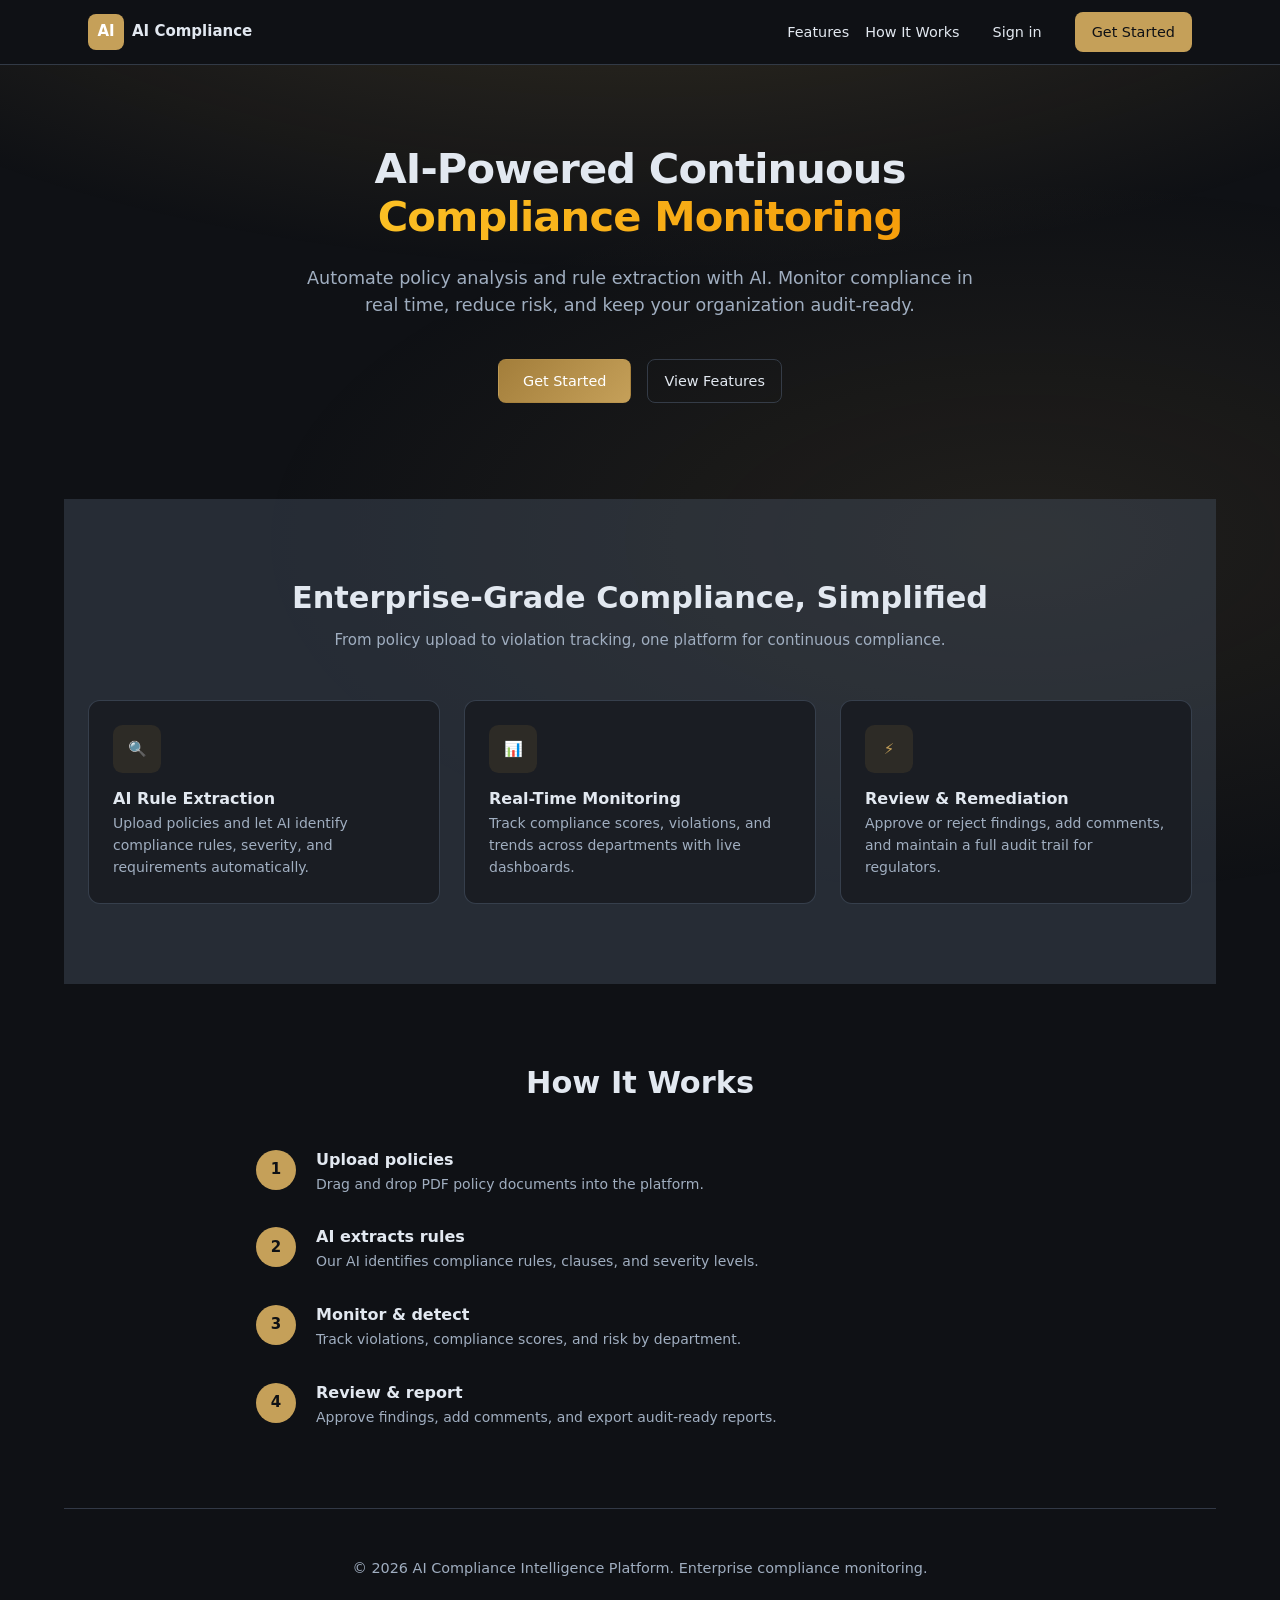
<file: frontend/index.html>
<!DOCTYPE html>
<html lang="en" class="dark">
<head>
  <meta charset="UTF-8" />
  <meta name="viewport" content="width=device-width, initial-scale=1.0" />
  <title>AI Compliance Intelligence Platform</title>
  <link rel="stylesheet" href="css/styles.css" />
  <script>
    // Apply the saved theme before the page is drawn (no flash of the wrong colors).
    try {
      if (localStorage.getItem("compliance-theme") === "light") {
        document.documentElement.classList.remove("dark");
      }
    } catch (error) {}
  </script>
</head>
<body>
  <div class="landing-glow"></div>

  <header class="landing-header">
    <div class="landing-header-inner">
      <a class="landing-brand" href="index.html">
        <span class="logo-box">AI</span>
        <span>AI Compliance</span>
      </a>
      <nav class="landing-nav">
        <a href="#features">Features</a>
        <a href="#how-it-works">How It Works</a>
        <a class="btn btn-ghost" href="login.html">Sign in</a>
        <a class="btn btn-primary" href="login.html">Get Started</a>
      </nav>
    </div>
  </header>

  <section class="landing-hero page-fade">
    <h1>AI-Powered Continuous <span class="gradient-text">Compliance Monitoring</span></h1>
    <p>
      Automate policy analysis and rule extraction with AI. Monitor compliance in real time, reduce risk, and keep
      your organization audit-ready.
    </p>
    <div class="landing-buttons">
      <a class="btn btn-gradient" style="width:auto;padding:0 1.5rem" href="login.html">Get Started</a>
      <a class="btn btn-outline" style="height:44px" href="#features">View Features</a>
    </div>
  </section>

  <section class="landing-section tinted" id="features">
    <h2>Enterprise-Grade Compliance, Simplified</h2>
    <p>From policy upload to violation tracking, one platform for continuous compliance.</p>

    <div class="feature-grid">
      <div class="feature-card">
        <div class="feature-icon">&#128269;</div>
        <h3 class="card-title" style="margin-top:1rem">AI Rule Extraction</h3>
        <p class="card-desc">
          Upload policies and let AI identify compliance rules, severity, and requirements automatically.
        </p>
      </div>
      <div class="feature-card">
        <div class="feature-icon">&#128202;</div>
        <h3 class="card-title" style="margin-top:1rem">Real-Time Monitoring</h3>
        <p class="card-desc">
          Track compliance scores, violations, and trends across departments with live dashboards.
        </p>
      </div>
      <div class="feature-card">
        <div class="feature-icon">&#9889;</div>
        <h3 class="card-title" style="margin-top:1rem">Review &amp; Remediation</h3>
        <p class="card-desc">
          Approve or reject findings, add comments, and maintain a full audit trail for regulators.
        </p>
      </div>
    </div>
  </section>

  <section class="landing-section" id="how-it-works">
    <h2>How It Works</h2>
    <div class="steps">
      <div class="step">
        <div class="step-number">1</div>
        <div>
          <h3 class="card-title">Upload policies</h3>
          <p class="card-desc">Drag and drop PDF policy documents into the platform.</p>
        </div>
      </div>
      <div class="step">
        <div class="step-number">2</div>
        <div>
          <h3 class="card-title">AI extracts rules</h3>
          <p class="card-desc">Our AI identifies compliance rules, clauses, and severity levels.</p>
        </div>
      </div>
      <div class="step">
        <div class="step-number">3</div>
        <div>
          <h3 class="card-title">Monitor &amp; detect</h3>
          <p class="card-desc">Track violations, compliance scores, and risk by department.</p>
        </div>
      </div>
      <div class="step">
        <div class="step-number">4</div>
        <div>
          <h3 class="card-title">Review &amp; report</h3>
          <p class="card-desc">Approve findings, add comments, and export audit-ready reports.</p>
        </div>
      </div>
    </div>
  </section>

  <footer class="landing-footer" style="border-top:1px solid var(--border)">
    <p>&copy; <span id="year"></span> AI Compliance Intelligence Platform. Enterprise compliance monitoring.</p>
  </footer>

  <script src="js/config.js"></script>
  <script src="js/api.js"></script>
  <script src="js/auth.js"></script>
  <script src="js/layout.js"></script>
  <script>
    // Simple landing page: show the current year and use the saved theme.
    document.getElementById("year").textContent = new Date().getFullYear();
    var savedTheme = localStorage.getItem(THEME_KEY);
    applyTheme(savedTheme === "light" ? "light" : "dark");
  </script>
</body>
</html>
</file>
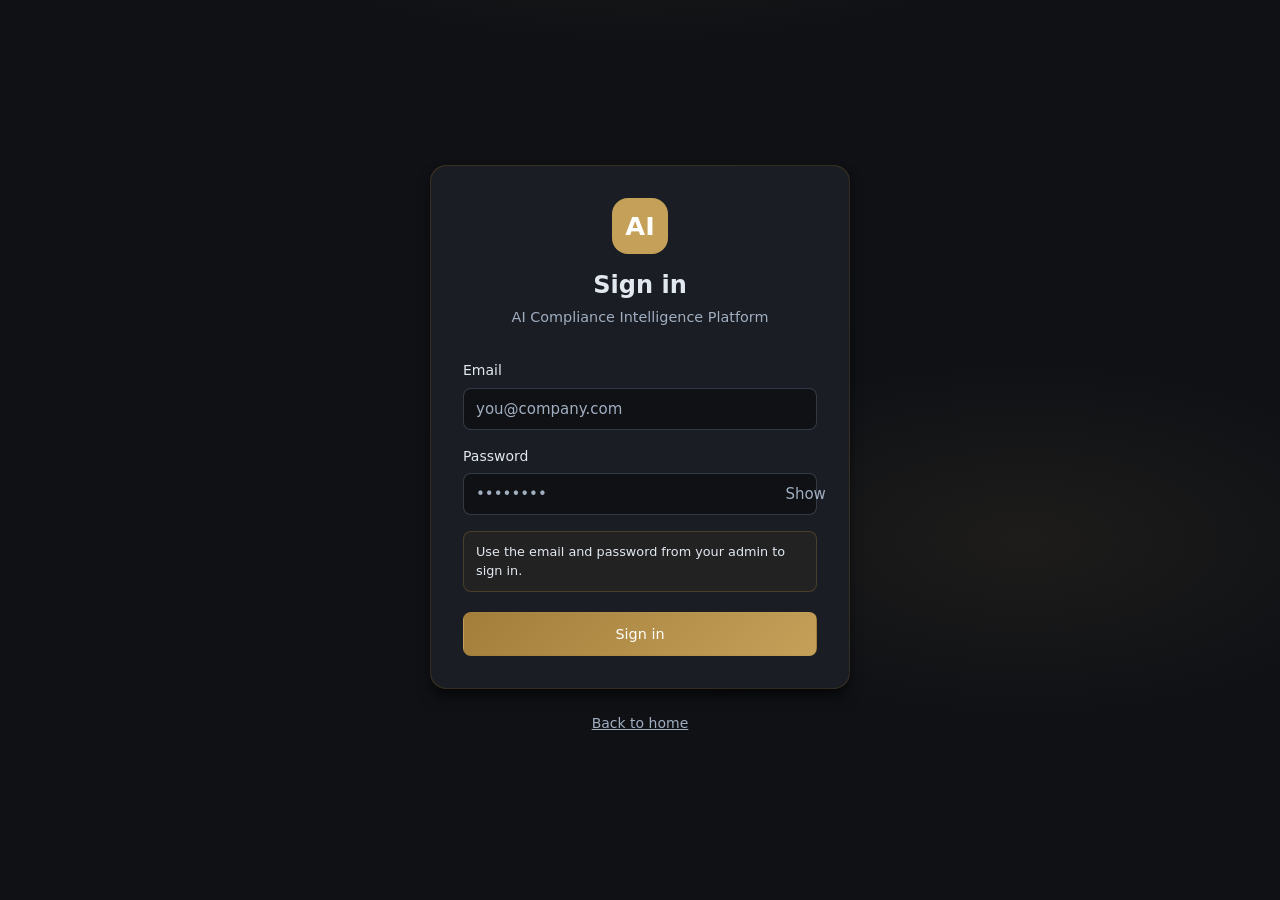
<file: frontend/ask-policy.html>
﻿<!DOCTYPE html>
<html lang="en" class="dark">
<head>
  <meta charset="UTF-8" />
  <meta name="viewport" content="width=device-width, initial-scale=1.0" />
  <title>Ask policy | AI Compliance Intelligence</title>
  <link rel="stylesheet" href="css/styles.css" />
  <script>
    // Apply the saved theme before the page is drawn (no flash of the wrong colors).
    try {
      if (localStorage.getItem("compliance-theme") === "light") {
        document.documentElement.classList.remove("dark");
      }
    } catch (error) {}
  </script>
</head>
<body>
  <div class="app-shell">
    <!-- The sidebar and the header are filled in by js/layout.js -->
    <aside class="sidebar" id="sidebar"></aside>

    <div class="main-wrap" id="main-wrap">
      <header class="topbar" id="topbar"></header>

      <main class="main-content">
        <div class="stack page-fade">
          <div>
            <h1 class="page-title" id="coming-title">Ask policy</h1>
            <p class="page-subtitle">This part of the app is being rebuilt in plain HTML</p>
          </div>

          <div class="card">
            <div class="card-body coming-soon">
              <div class="dropzone-icon" style="margin:0 auto 1rem">&#128296;</div>
              <h3 class="card-title">Coming soon</h3>
              <p class="card-desc" style="margin-top:.5rem">
                The Ask policy page is not finished yet. It will get the same features as the old React page:
                the real data from the backend, loading and error messages, and the same buttons.
              </p>
              <p class="card-desc" style="margin-top:.75rem">
                You can already use the other pages: Dashboard, Upload Policy, Rules, Violations and Review.
              </p>
              <a class="btn btn-primary" href="dashboard.html" style="margin-top:1.25rem">Back to Dashboard</a>
            </div>
          </div>
        </div>
      </main>
    </div>
  </div>

  <script src="js/config.js"></script>
  <script src="js/api.js"></script>
  <script src="js/auth.js"></script>
  <script src="js/layout.js"></script>
  <script src="js/coming-soon.js"></script>
</body>
</html>
</file>
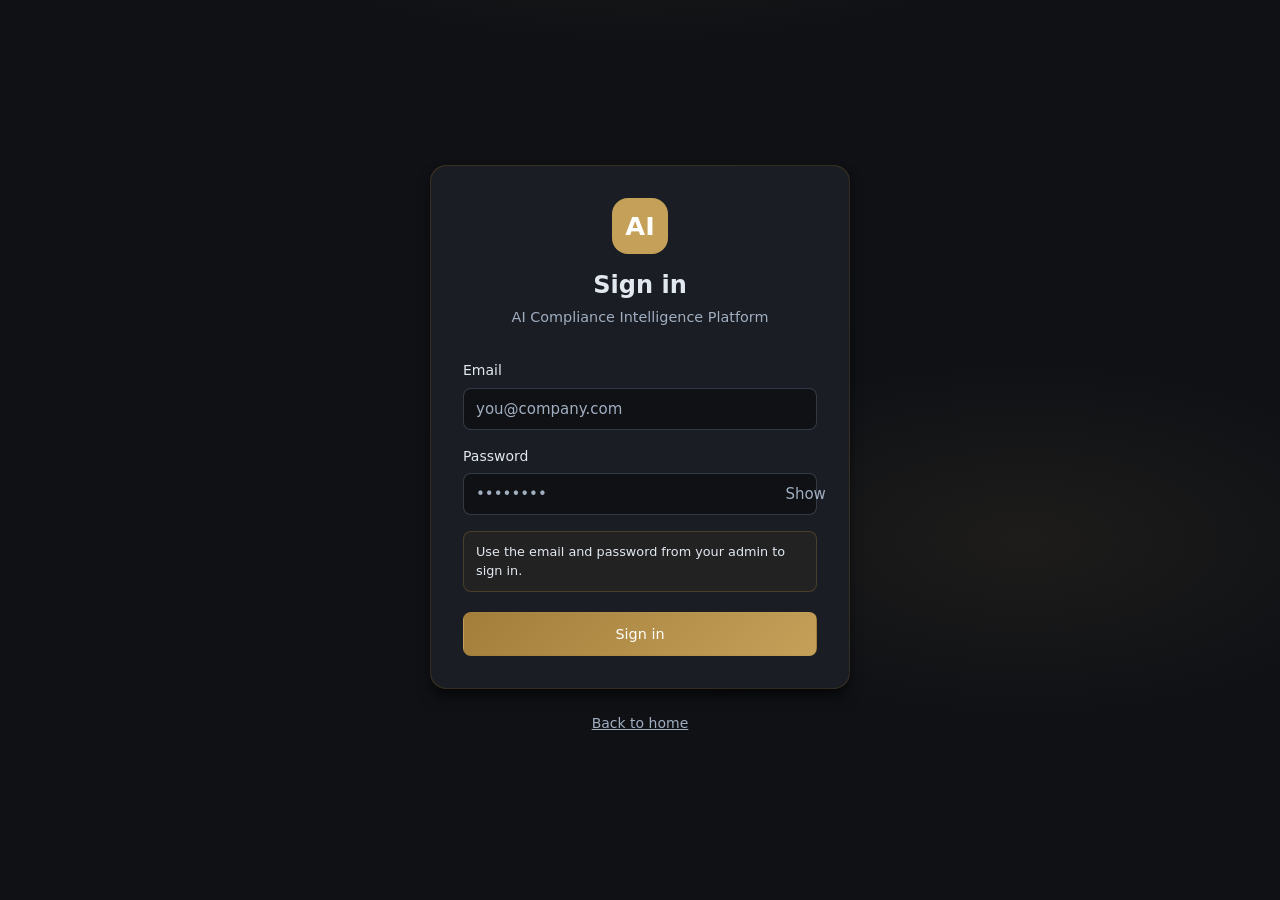
<file: frontend/login.html>
<!DOCTYPE html>
<html lang="en" class="dark">
<head>
  <meta charset="UTF-8" />
  <meta name="viewport" content="width=device-width, initial-scale=1.0" />
  <title>Sign in | AI Compliance Intelligence</title>
  <link rel="stylesheet" href="css/styles.css" />
  <script>
    // Apply the saved theme before the page is drawn (no flash of the wrong colors).
    try {
      if (localStorage.getItem("compliance-theme") === "light") {
        document.documentElement.classList.remove("dark");
      }
    } catch (error) {}
  </script>
</head>
<body>
  <div class="login-page">
    <div class="login-glow"></div>

    <div class="login-inner">
      <div class="login-box">
        <div class="login-card">
          <div class="login-logo">AI</div>
          <h1 class="login-title">Sign in</h1>
          <p class="login-subtitle">AI Compliance Intelligence Platform</p>

          <form id="login-form" style="margin-top:2rem">
            <!-- The message box shows problems, for example a wrong password. -->
            <div id="login-message" class="alert alert-error hidden" style="margin-bottom:1rem"></div>

            <div class="field">
              <label for="email">Email</label>
              <input class="input" type="email" id="email" placeholder="you@company.com" autocomplete="username" />
            </div>

            <div class="field">
              <label for="password">Password</label>
              <div class="password-wrap">
                <input class="input" type="password" id="password" placeholder="••••••••" autocomplete="current-password" />
                <button class="password-toggle" type="button" id="toggle-password" title="Show password">Show</button>
              </div>
            </div>

            <div class="login-hint">Use the email and password from your admin to sign in.</div>

            <button class="btn btn-gradient" type="submit" id="login-button" style="margin-top:1.25rem">Sign in</button>
          </form>
        </div>
      </div>

      <p class="login-foot"><a href="index.html">Back to home</a></p>
    </div>
  </div>

  <!-- config.js holds the backend address, api.js makes the calls, auth.js knows the roles. -->
  <script src="js/config.js"></script>
  <script src="js/api.js"></script>
  <script src="js/auth.js"></script>
  <script src="js/layout.js"></script>
  <script src="js/login.js"></script>
</body>
</html>
</file>
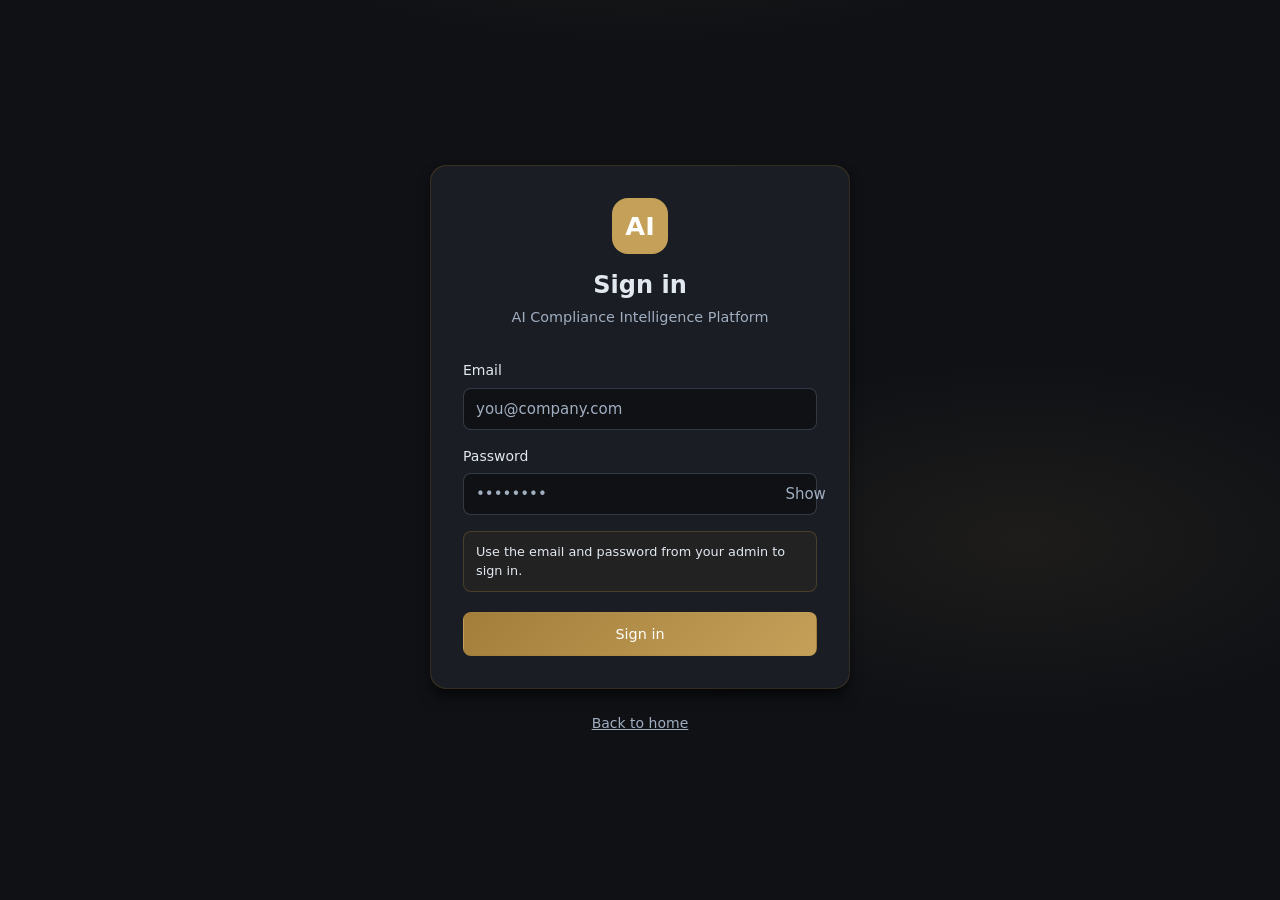
<file: frontend/policy-impact.html>
﻿<!DOCTYPE html>
<html lang="en" class="dark">
<head>
  <meta charset="UTF-8" />
  <meta name="viewport" content="width=device-width, initial-scale=1.0" />
  <title>Policy Impact | AI Compliance Intelligence</title>
  <link rel="stylesheet" href="css/styles.css" />
  <script>
    // Apply the saved theme before the page is drawn (no flash of the wrong colors).
    try {
      if (localStorage.getItem("compliance-theme") === "light") {
        document.documentElement.classList.remove("dark");
      }
    } catch (error) {}
  </script>
</head>
<body>
  <div class="app-shell">
    <!-- The sidebar and the header are filled in by js/layout.js -->
    <aside class="sidebar" id="sidebar"></aside>

    <div class="main-wrap" id="main-wrap">
      <header class="topbar" id="topbar"></header>

      <main class="main-content">
        <div class="stack page-fade">
          <div>
            <h1 class="page-title" id="coming-title">Policy Impact</h1>
            <p class="page-subtitle">This part of the app is being rebuilt in plain HTML</p>
          </div>

          <div class="card">
            <div class="card-body coming-soon">
              <div class="dropzone-icon" style="margin:0 auto 1rem">&#128296;</div>
              <h3 class="card-title">Coming soon</h3>
              <p class="card-desc" style="margin-top:.5rem">
                The Policy Impact page is not finished yet. It will get the same features as the old React page:
                the real data from the backend, loading and error messages, and the same buttons.
              </p>
              <p class="card-desc" style="margin-top:.75rem">
                You can already use the other pages: Dashboard, Upload Policy, Rules, Violations and Review.
              </p>
              <a class="btn btn-primary" href="dashboard.html" style="margin-top:1.25rem">Back to Dashboard</a>
            </div>
          </div>
        </div>
      </main>
    </div>
  </div>

  <script src="js/config.js"></script>
  <script src="js/api.js"></script>
  <script src="js/auth.js"></script>
  <script src="js/layout.js"></script>
  <script src="js/coming-soon.js"></script>
</body>
</html>
</file>
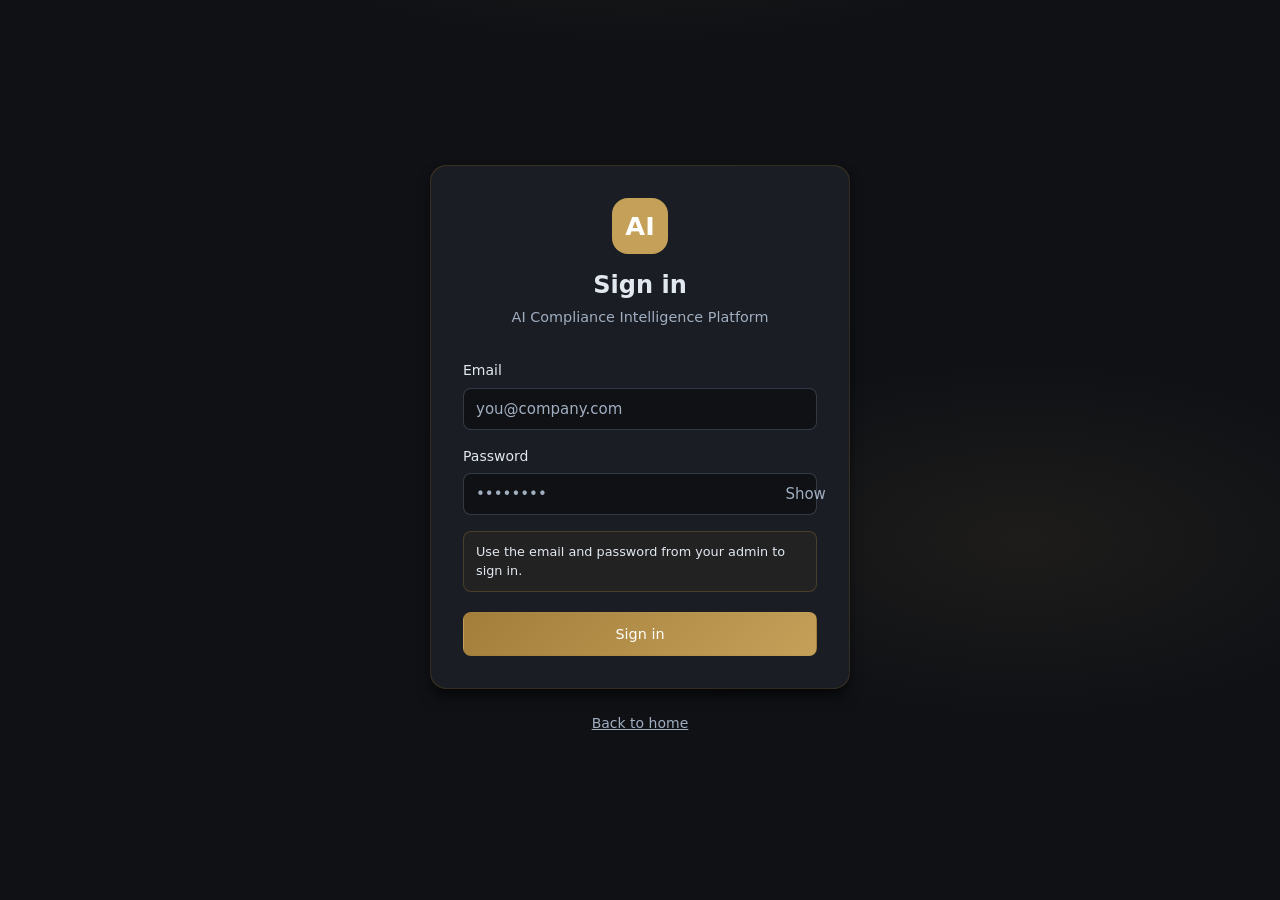
<file: frontend/profile.html>
﻿<!DOCTYPE html>
<html lang="en" class="dark">
<head>
  <meta charset="UTF-8" />
  <meta name="viewport" content="width=device-width, initial-scale=1.0" />
  <title>Profile | AI Compliance Intelligence</title>
  <link rel="stylesheet" href="css/styles.css" />
  <script>
    // Apply the saved theme before the page is drawn (no flash of the wrong colors).
    try {
      if (localStorage.getItem("compliance-theme") === "light") {
        document.documentElement.classList.remove("dark");
      }
    } catch (error) {}
  </script>
</head>
<body>
  <div class="app-shell">
    <!-- The sidebar and the header are filled in by js/layout.js -->
    <aside class="sidebar" id="sidebar"></aside>

    <div class="main-wrap" id="main-wrap">
      <header class="topbar" id="topbar"></header>

      <main class="main-content">
        <div class="stack page-fade">
          <div>
            <h1 class="page-title" id="coming-title">Profile</h1>
            <p class="page-subtitle">This part of the app is being rebuilt in plain HTML</p>
          </div>

          <div class="card">
            <div class="card-body coming-soon">
              <div class="dropzone-icon" style="margin:0 auto 1rem">&#128296;</div>
              <h3 class="card-title">Coming soon</h3>
              <p class="card-desc" style="margin-top:.5rem">
                The Profile page is not finished yet. It will get the same features as the old React page:
                the real data from the backend, loading and error messages, and the same buttons.
              </p>
              <p class="card-desc" style="margin-top:.75rem">
                You can already use the other pages: Dashboard, Upload Policy, Rules, Violations and Review.
              </p>
              <a class="btn btn-primary" href="dashboard.html" style="margin-top:1.25rem">Back to Dashboard</a>
            </div>
          </div>
        </div>
      </main>
    </div>
  </div>

  <script src="js/config.js"></script>
  <script src="js/api.js"></script>
  <script src="js/auth.js"></script>
  <script src="js/layout.js"></script>
  <script src="js/coming-soon.js"></script>
</body>
</html>
</file>
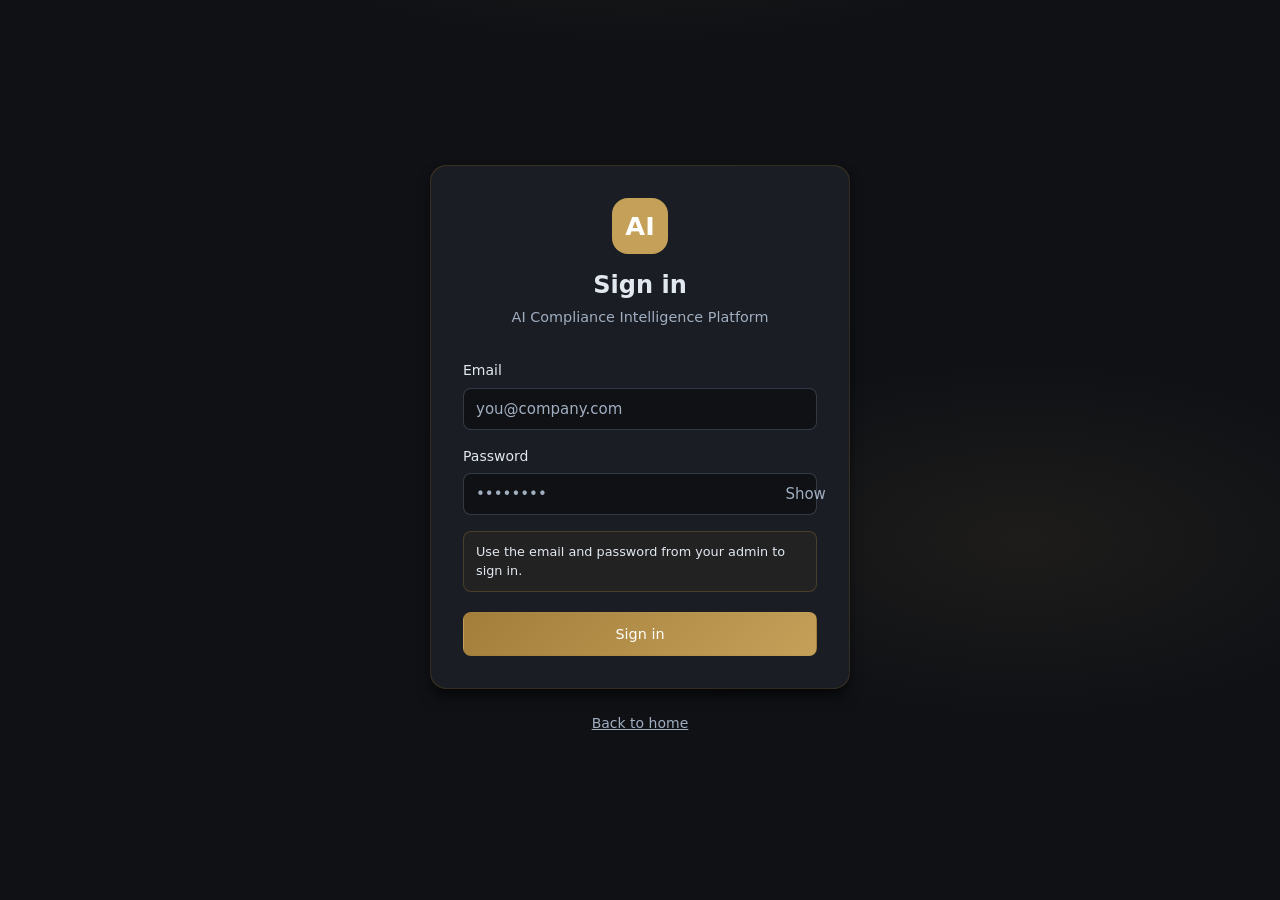
<file: frontend/reports.html>
﻿<!DOCTYPE html>
<html lang="en" class="dark">
<head>
  <meta charset="UTF-8" />
  <meta name="viewport" content="width=device-width, initial-scale=1.0" />
  <title>Reports | AI Compliance Intelligence</title>
  <link rel="stylesheet" href="css/styles.css" />
  <script>
    // Apply the saved theme before the page is drawn (no flash of the wrong colors).
    try {
      if (localStorage.getItem("compliance-theme") === "light") {
        document.documentElement.classList.remove("dark");
      }
    } catch (error) {}
  </script>
</head>
<body>
  <div class="app-shell">
    <!-- The sidebar and the header are filled in by js/layout.js -->
    <aside class="sidebar" id="sidebar"></aside>

    <div class="main-wrap" id="main-wrap">
      <header class="topbar" id="topbar"></header>

      <main class="main-content">
        <div class="stack page-fade">
          <div>
            <h1 class="page-title" id="coming-title">Reports</h1>
            <p class="page-subtitle">This part of the app is being rebuilt in plain HTML</p>
          </div>

          <div class="card">
            <div class="card-body coming-soon">
              <div class="dropzone-icon" style="margin:0 auto 1rem">&#128296;</div>
              <h3 class="card-title">Coming soon</h3>
              <p class="card-desc" style="margin-top:.5rem">
                The Reports page is not finished yet. It will get the same features as the old React page:
                the real data from the backend, loading and error messages, and the same buttons.
              </p>
              <p class="card-desc" style="margin-top:.75rem">
                You can already use the other pages: Dashboard, Upload Policy, Rules, Violations and Review.
              </p>
              <a class="btn btn-primary" href="dashboard.html" style="margin-top:1.25rem">Back to Dashboard</a>
            </div>
          </div>
        </div>
      </main>
    </div>
  </div>

  <script src="js/config.js"></script>
  <script src="js/api.js"></script>
  <script src="js/auth.js"></script>
  <script src="js/layout.js"></script>
  <script src="js/coming-soon.js"></script>
</body>
</html>
</file>
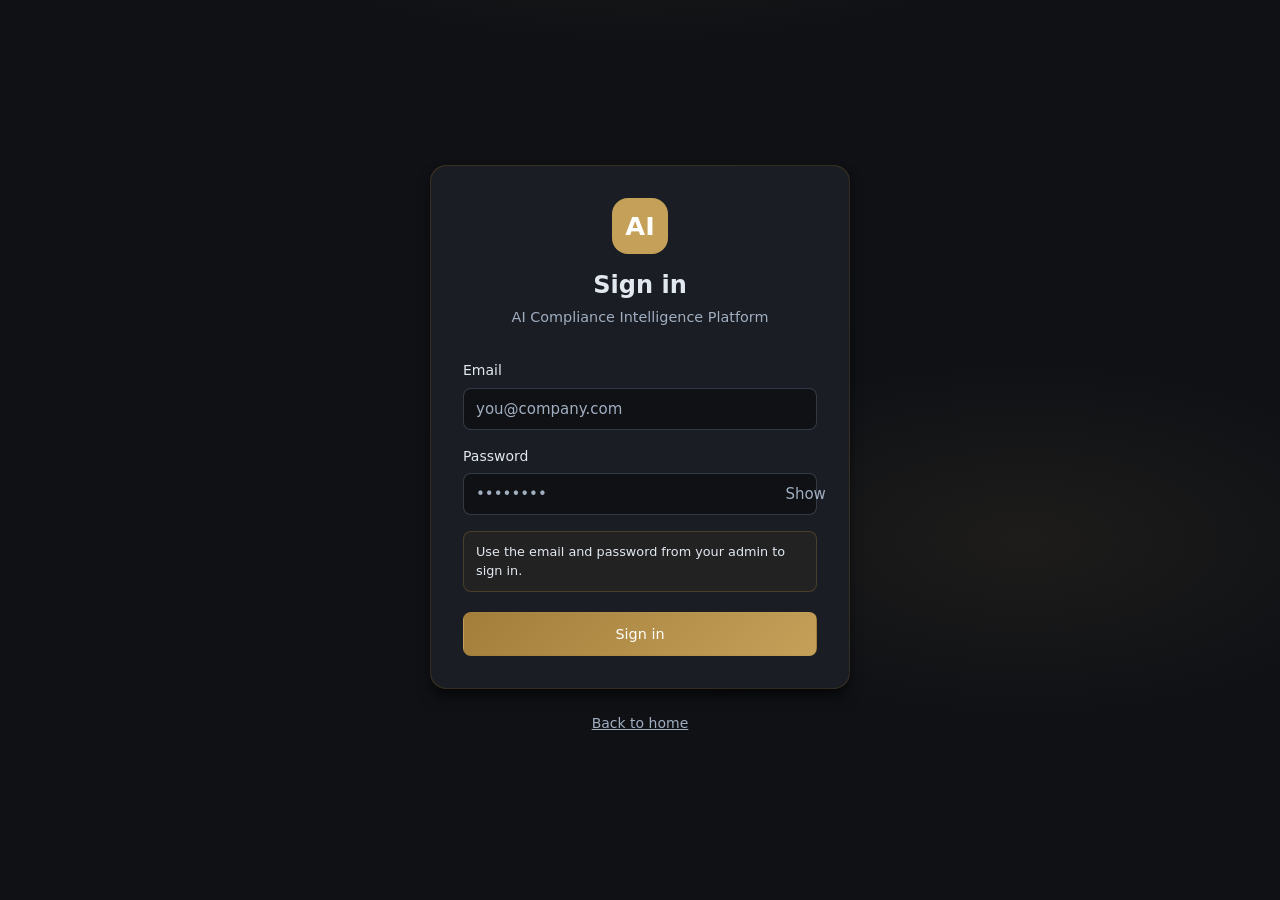
<file: frontend/review.html>
<!DOCTYPE html>
<html lang="en" class="dark">
<head>
  <meta charset="UTF-8" />
  <meta name="viewport" content="width=device-width, initial-scale=1.0" />
  <title>Review | AI Compliance Intelligence</title>
  <link rel="stylesheet" href="css/styles.css" />
  <script>
    // Apply the saved theme before the page is drawn (no flash of the wrong colors).
    try {
      if (localStorage.getItem("compliance-theme") === "light") {
        document.documentElement.classList.remove("dark");
      }
    } catch (error) {}
  </script>
</head>
<body>
  <div class="app-shell">
    <!-- The sidebar and the header are filled in by js/layout.js -->
    <aside class="sidebar" id="sidebar"></aside>

    <div class="main-wrap" id="main-wrap">
      <header class="topbar" id="topbar"></header>

      <main class="main-content">
        <div class="stack page-fade">
          <div>
            <h1 class="page-title">Review</h1>
            <p class="page-subtitle">Approve or reject compliance violations with reviewer comments</p>
          </div>

          <!-- Error box: shows the message from the backend when something goes wrong -->
          <div id="review-error" class="alert alert-error hidden"></div>

          <div class="review-layout">
            <!-- Left: the violation that is being reviewed -->
            <div class="stack">
              <div class="card" id="detail-card">
                <div class="card-body" id="detail-body">
                  <div class="loading-box"><span class="spinner"></span> Loading violations...</div>
                </div>
              </div>

              <!-- The comment box and the two buttons -->
              <div class="card" id="comment-card">
                <div class="card-header">
                  <h3 class="card-title">Reviewer Comment</h3>
                  <p class="card-desc">Add a comment for the audit log (optional)</p>
                </div>
                <div class="card-body">
                  <input class="input" id="comment-input" placeholder="Enter your review comment..." />
                  <div class="flex-gap" style="margin-top:1rem">
                    <button class="btn btn-primary" id="approve-button" type="button" style="flex:1">Approve</button>
                    <button class="btn btn-danger" id="reject-button" type="button" style="flex:1">Reject</button>
                  </div>
                  <p class="text-small text-muted" id="action-message" style="margin-top:.75rem"></p>
                </div>
              </div>
            </div>

            <!-- Right: the list of pending violations and the audit log -->
            <div class="stack">
              <div class="card">
                <div class="card-header">
                  <h3 class="card-title">Pending Review</h3>
                  <p class="card-desc" id="pending-count">0 violations</p>
                </div>
                <div class="card-body" id="pending-list">
                  <div class="loading-box"><span class="spinner"></span> Loading...</div>
                </div>
              </div>

              <div class="card">
                <div class="card-header">
                  <h3 class="card-title">Audit Log</h3>
                  <p class="card-desc">Everything that happened in the app</p>
                </div>
                <div class="card-body" id="audit-list">
                  <div class="loading-box"><span class="spinner"></span> Loading...</div>
                </div>
              </div>
            </div>
          </div>
        </div>
      </main>
    </div>
  </div>

  <script src="js/config.js"></script>
  <script src="js/api.js"></script>
  <script src="js/auth.js"></script>
  <script src="js/layout.js"></script>
  <script src="js/review.js"></script>
</body>
</html>
</file>
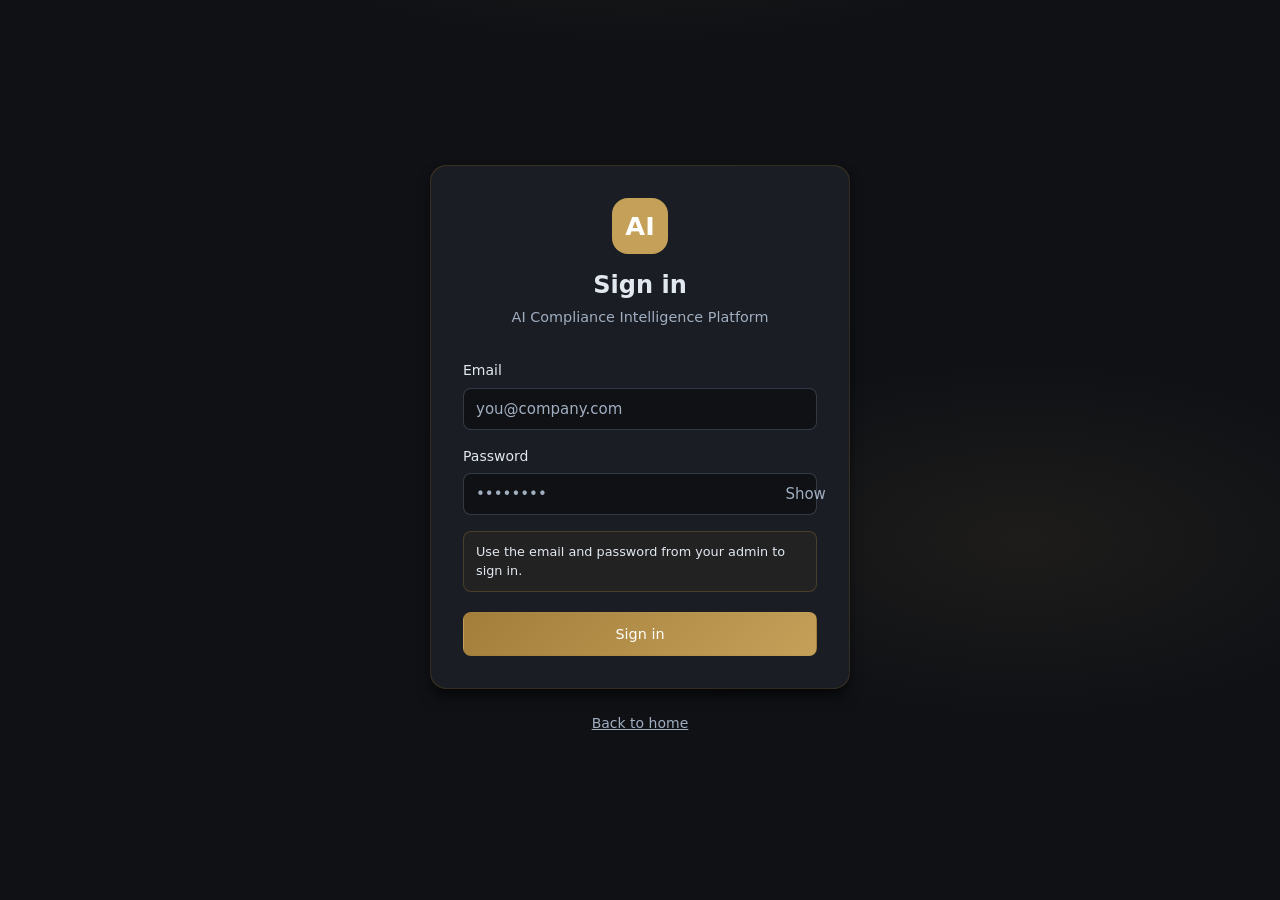
<file: frontend/rules.html>
<!DOCTYPE html>
<html lang="en" class="dark">
<head>
  <meta charset="UTF-8" />
  <meta name="viewport" content="width=device-width, initial-scale=1.0" />
  <title>Rules | AI Compliance Intelligence</title>
  <link rel="stylesheet" href="css/styles.css" />
  <script>
    // Apply the saved theme before the page is drawn (no flash of the wrong colors).
    try {
      if (localStorage.getItem("compliance-theme") === "light") {
        document.documentElement.classList.remove("dark");
      }
    } catch (error) {}
  </script>
</head>
<body>
  <div class="app-shell">
    <!-- The sidebar and the header are filled in by js/layout.js -->
    <aside class="sidebar" id="sidebar"></aside>

    <div class="main-wrap" id="main-wrap">
      <header class="topbar" id="topbar"></header>

      <main class="main-content">
        <div class="stack page-fade">
          <div class="flex-between" style="flex-wrap:wrap">
            <div>
              <h1 class="page-title">Rules</h1>
              <p class="page-subtitle">Policy-derived compliance rules and requirements</p>
            </div>
            <div class="flex-gap">
              <button class="btn btn-primary btn-sm" id="add-rule-button" type="button">+ Add rule</button>
              <button class="btn btn-outline btn-sm" id="refresh-button" type="button">Refresh</button>
            </div>
          </div>

          <!-- Filters -->
          <div class="filter-bar">
            <select class="select" id="status-filter">
              <option value="all">All Status</option>
              <option value="active">Active</option>
            </select>
            <select class="select" id="severity-filter">
              <option value="all">All Severity</option>
              <option value="critical">Critical</option>
              <option value="high">High</option>
              <option value="medium">Medium</option>
            </select>
          </div>

          <!-- Error box: shows the message from the backend when something goes wrong -->
          <div id="rules-error" class="alert alert-error hidden"></div>

          <!-- The list of rules -->
          <div id="rules-list">
            <div class="loading-box"><span class="spinner"></span> Loading rules...</div>
          </div>
        </div>
      </main>
    </div>
  </div>

  <!-- The "Add rule" window -->
  <div class="modal-backdrop hidden" id="add-rule-modal">
    <div class="modal">
      <div class="modal-head">
        <h3 class="card-title">Add rule</h3>
        <p class="card-desc">Create a manual compliance rule linked to a policy.</p>
      </div>
      <div class="modal-body">
        <div id="add-rule-error" class="alert alert-error hidden" style="margin-bottom:1rem"></div>
        <div class="field">
          <label for="add-policy">Policy</label>
          <select class="select" id="add-policy" style="width:100%">
            <option value="">Select policy</option>
          </select>
        </div>
        <div class="field">
          <label for="add-severity">Severity</label>
          <select class="select" id="add-severity" style="width:100%">
            <option value="critical">Critical</option>
            <option value="high">High</option>
            <option value="medium">Medium</option>
            <option value="low">Low</option>
          </select>
        </div>
        <div class="field">
          <label for="add-clause">Rule text</label>
          <textarea class="textarea" id="add-clause" placeholder="e.g. All personal data must be encrypted at rest."></textarea>
        </div>
      </div>
      <div class="modal-foot">
        <button class="btn btn-outline" id="add-rule-cancel" type="button">Cancel</button>
        <button class="btn btn-primary" id="add-rule-save" type="button">Add rule</button>
      </div>
    </div>
  </div>

  <script src="js/config.js"></script>
  <script src="js/api.js"></script>
  <script src="js/auth.js"></script>
  <script src="js/layout.js"></script>
  <script src="js/rules.js"></script>
</body>
</html>
</file>
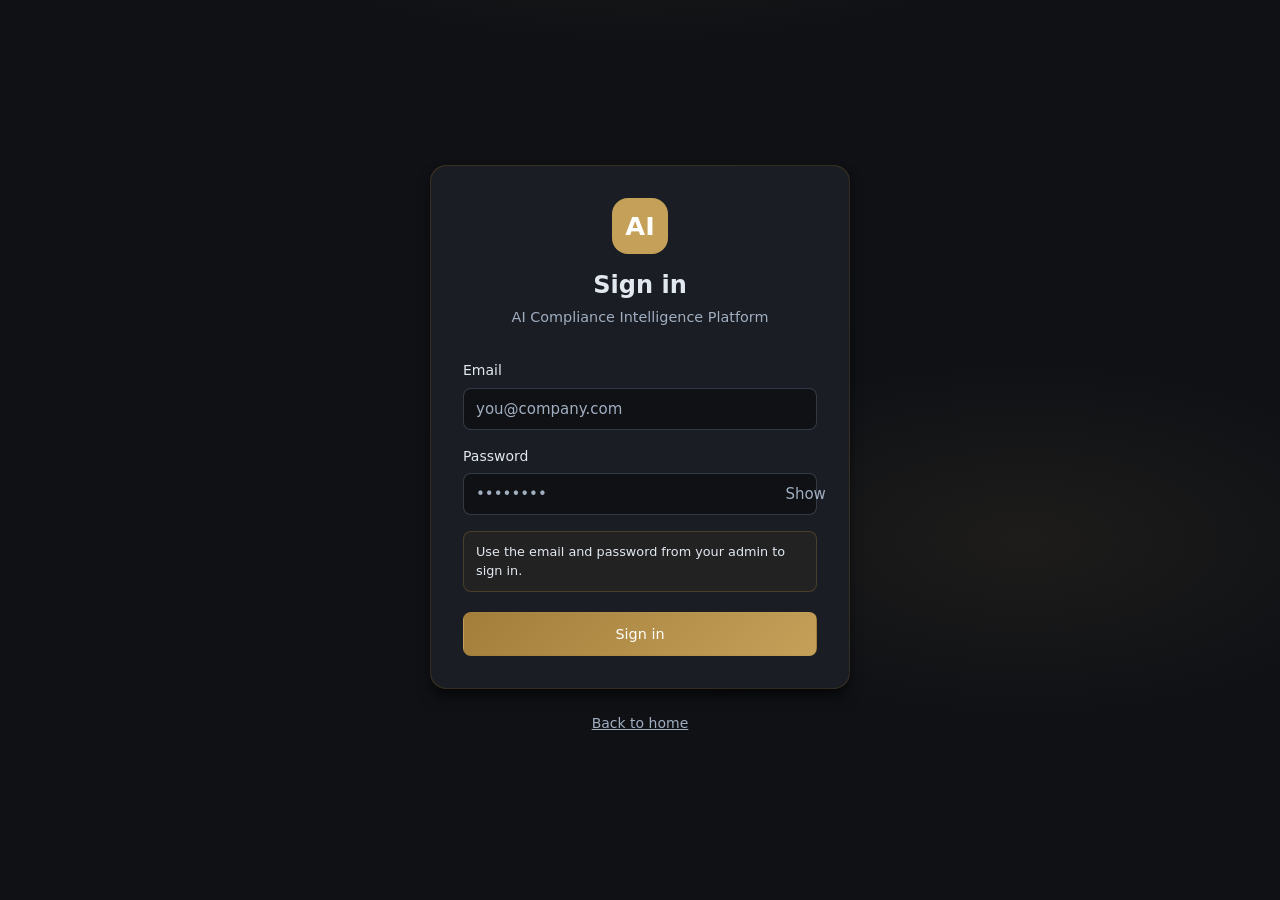
<file: frontend/search.html>
﻿<!DOCTYPE html>
<html lang="en" class="dark">
<head>
  <meta charset="UTF-8" />
  <meta name="viewport" content="width=device-width, initial-scale=1.0" />
  <title>Search | AI Compliance Intelligence</title>
  <link rel="stylesheet" href="css/styles.css" />
  <script>
    // Apply the saved theme before the page is drawn (no flash of the wrong colors).
    try {
      if (localStorage.getItem("compliance-theme") === "light") {
        document.documentElement.classList.remove("dark");
      }
    } catch (error) {}
  </script>
</head>
<body>
  <div class="app-shell">
    <!-- The sidebar and the header are filled in by js/layout.js -->
    <aside class="sidebar" id="sidebar"></aside>

    <div class="main-wrap" id="main-wrap">
      <header class="topbar" id="topbar"></header>

      <main class="main-content">
        <div class="stack page-fade">
          <div>
            <h1 class="page-title" id="coming-title">Search</h1>
            <p class="page-subtitle">This part of the app is being rebuilt in plain HTML</p>
          </div>

          <div class="card">
            <div class="card-body coming-soon">
              <div class="dropzone-icon" style="margin:0 auto 1rem">&#128296;</div>
              <h3 class="card-title">Coming soon</h3>
              <p class="card-desc" style="margin-top:.5rem">
                The Search page is not finished yet. It will get the same features as the old React page:
                the real data from the backend, loading and error messages, and the same buttons.
              </p>
              <p class="card-desc" style="margin-top:.75rem">
                You can already use the other pages: Dashboard, Upload Policy, Rules, Violations and Review.
              </p>
              <a class="btn btn-primary" href="dashboard.html" style="margin-top:1.25rem">Back to Dashboard</a>
            </div>
          </div>
        </div>
      </main>
    </div>
  </div>

  <script src="js/config.js"></script>
  <script src="js/api.js"></script>
  <script src="js/auth.js"></script>
  <script src="js/layout.js"></script>
  <script src="js/coming-soon.js"></script>
</body>
</html>
</file>
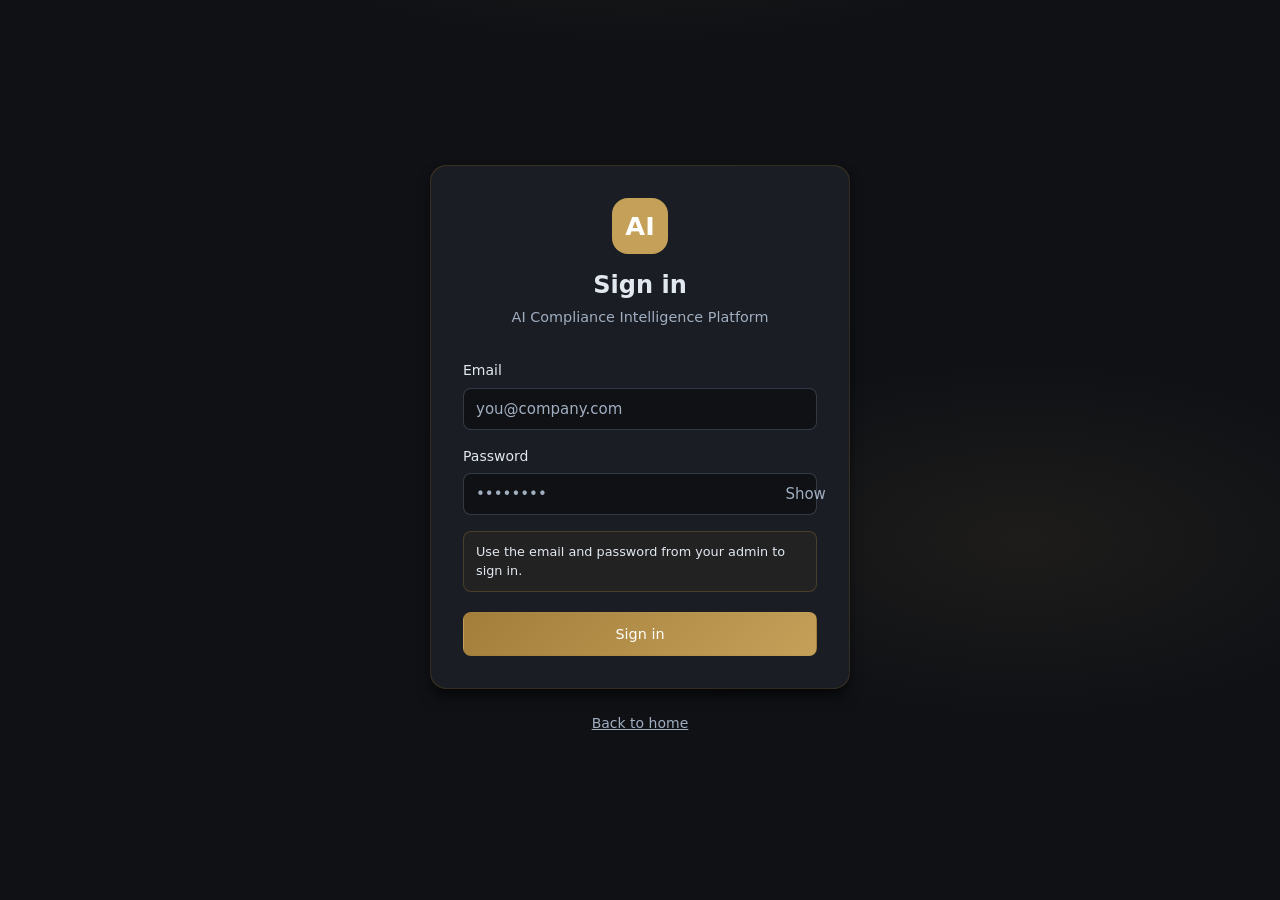
<file: frontend/settings.html>
﻿<!DOCTYPE html>
<html lang="en" class="dark">
<head>
  <meta charset="UTF-8" />
  <meta name="viewport" content="width=device-width, initial-scale=1.0" />
  <title>Settings | AI Compliance Intelligence</title>
  <link rel="stylesheet" href="css/styles.css" />
  <script>
    // Apply the saved theme before the page is drawn (no flash of the wrong colors).
    try {
      if (localStorage.getItem("compliance-theme") === "light") {
        document.documentElement.classList.remove("dark");
      }
    } catch (error) {}
  </script>
</head>
<body>
  <div class="app-shell">
    <!-- The sidebar and the header are filled in by js/layout.js -->
    <aside class="sidebar" id="sidebar"></aside>

    <div class="main-wrap" id="main-wrap">
      <header class="topbar" id="topbar"></header>

      <main class="main-content">
        <div class="stack page-fade">
          <div>
            <h1 class="page-title" id="coming-title">Settings</h1>
            <p class="page-subtitle">This part of the app is being rebuilt in plain HTML</p>
          </div>

          <div class="card">
            <div class="card-body coming-soon">
              <div class="dropzone-icon" style="margin:0 auto 1rem">&#128296;</div>
              <h3 class="card-title">Coming soon</h3>
              <p class="card-desc" style="margin-top:.5rem">
                The Settings page is not finished yet. It will get the same features as the old React page:
                the real data from the backend, loading and error messages, and the same buttons.
              </p>
              <p class="card-desc" style="margin-top:.75rem">
                You can already use the other pages: Dashboard, Upload Policy, Rules, Violations and Review.
              </p>
              <a class="btn btn-primary" href="dashboard.html" style="margin-top:1.25rem">Back to Dashboard</a>
            </div>
          </div>
        </div>
      </main>
    </div>
  </div>

  <script src="js/config.js"></script>
  <script src="js/api.js"></script>
  <script src="js/auth.js"></script>
  <script src="js/layout.js"></script>
  <script src="js/coming-soon.js"></script>
</body>
</html>
</file>
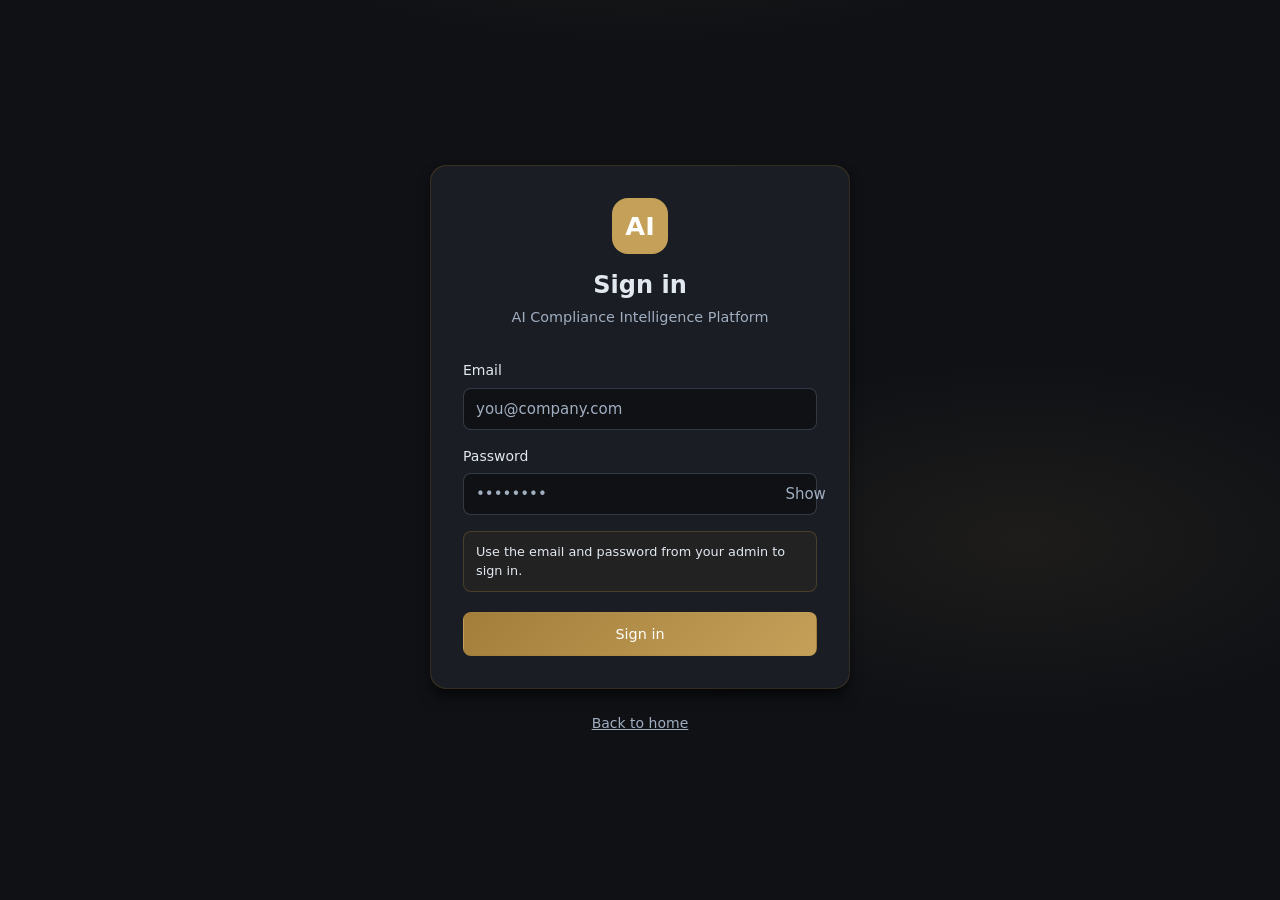
<file: frontend/upload.html>
<!DOCTYPE html>
<html lang="en" class="dark">
<head>
  <meta charset="UTF-8" />
  <meta name="viewport" content="width=device-width, initial-scale=1.0" />
  <title>Upload Policy | AI Compliance Intelligence</title>
  <link rel="stylesheet" href="css/styles.css" />
  <script>
    // Apply the saved theme before the page is drawn (no flash of the wrong colors).
    try {
      if (localStorage.getItem("compliance-theme") === "light") {
        document.documentElement.classList.remove("dark");
      }
    } catch (error) {}
  </script>
</head>
<body>
  <div class="app-shell">
    <!-- The sidebar and the header are filled in by js/layout.js -->
    <aside class="sidebar" id="sidebar"></aside>

    <div class="main-wrap" id="main-wrap">
      <header class="topbar" id="topbar"></header>

      <main class="main-content">
        <div class="stack page-fade">
          <div>
            <h1 class="page-title">Upload Policy</h1>
            <p class="page-subtitle">Upload PDF policy documents for AI-powered rule extraction</p>
          </div>

          <!-- Error box: shows the message from the backend when something goes wrong -->
          <div id="upload-error" class="alert alert-error hidden"></div>

          <div class="grid grid-2">
            <!-- Left: the drag and drop area -->
            <div class="card">
              <div class="card-header">
                <h3 class="card-title">Policy Document</h3>
                <p class="card-desc">Drag and drop PDF files or click to browse</p>
              </div>
              <div class="card-body">
                <!-- The dropzone changes its text while the file is uploaded -->
                <div class="dropzone" id="dropzone">
                  <input type="file" id="file-input" accept=".pdf,application/pdf" class="hidden" />

                  <!-- Shown when nothing is happening yet -->
                  <div id="drop-idle">
                    <div class="dropzone-icon">&#128196;</div>
                    <div>
                      <p class="card-title">Drop PDF here or click to upload</p>
                      <p class="card-desc" style="margin-top:.35rem">
                        Max <span id="max-size">10</span>MB. First upload may take 30-90s (AI extraction).
                      </p>
                    </div>
                  </div>

                  <!-- Shown while uploading and when it failed -->
                  <div id="drop-busy" class="hidden" style="width:100%;max-width:22rem">
                    <div class="flex-gap">
                      <div class="rule-icon" style="width:44px;height:44px;font-size:1.2rem">&#128196;</div>
                      <div style="flex:1;min-width:0">
                        <p class="card-title" id="busy-file-name"></p>
                        <p class="card-desc" id="busy-message">Uploading &amp; processing PDF...</p>
                      </div>
                    </div>
                    <div class="progress" id="upload-progress"><span style="width:0%"></span></div>
                    <p class="text-small text-muted" id="busy-hint">This may take 15-60s for large PDFs.</p>
                    <button class="btn btn-outline btn-sm" id="try-again" type="button">Try again</button>
                  </div>

                  <!-- Shown when the upload worked -->
                  <div id="drop-done" class="hidden">
                    <div class="dropzone-icon" style="background:rgba(34,197,94,.15);color:var(--success)">&#10003;</div>
                    <div>
                      <p class="card-title">Upload complete</p>
                      <p class="card-desc" style="margin-top:.35rem">
                        <span id="done-file-name"></span> processed successfully
                      </p>
                    </div>
                    <button class="btn btn-outline" id="upload-another" type="button">Upload another</button>
                  </div>
                </div>
              </div>
            </div>

            <!-- Right: the rules the AI found in the PDF -->
            <div class="card">
              <div class="card-header card-header-row">
                <div>
                  <h3 class="card-title">Extracted Rules</h3>
                  <p class="card-desc">AI-identified compliance rules from your policy</p>
                </div>
                <button class="btn btn-outline btn-sm hidden" id="clear-rules" type="button">Clear</button>
              </div>
              <div class="card-body">
                <div id="rules-preview">
                  <div class="empty-state" style="min-height:320px">
                    Upload a policy to see extracted rules
                  </div>
                </div>
              </div>
            </div>
          </div>
        </div>
      </main>
    </div>
  </div>

  <script src="js/config.js"></script>
  <script src="js/api.js"></script>
  <script src="js/auth.js"></script>
  <script src="js/layout.js"></script>
  <script src="js/upload.js"></script>
</body>
</html>
</file>
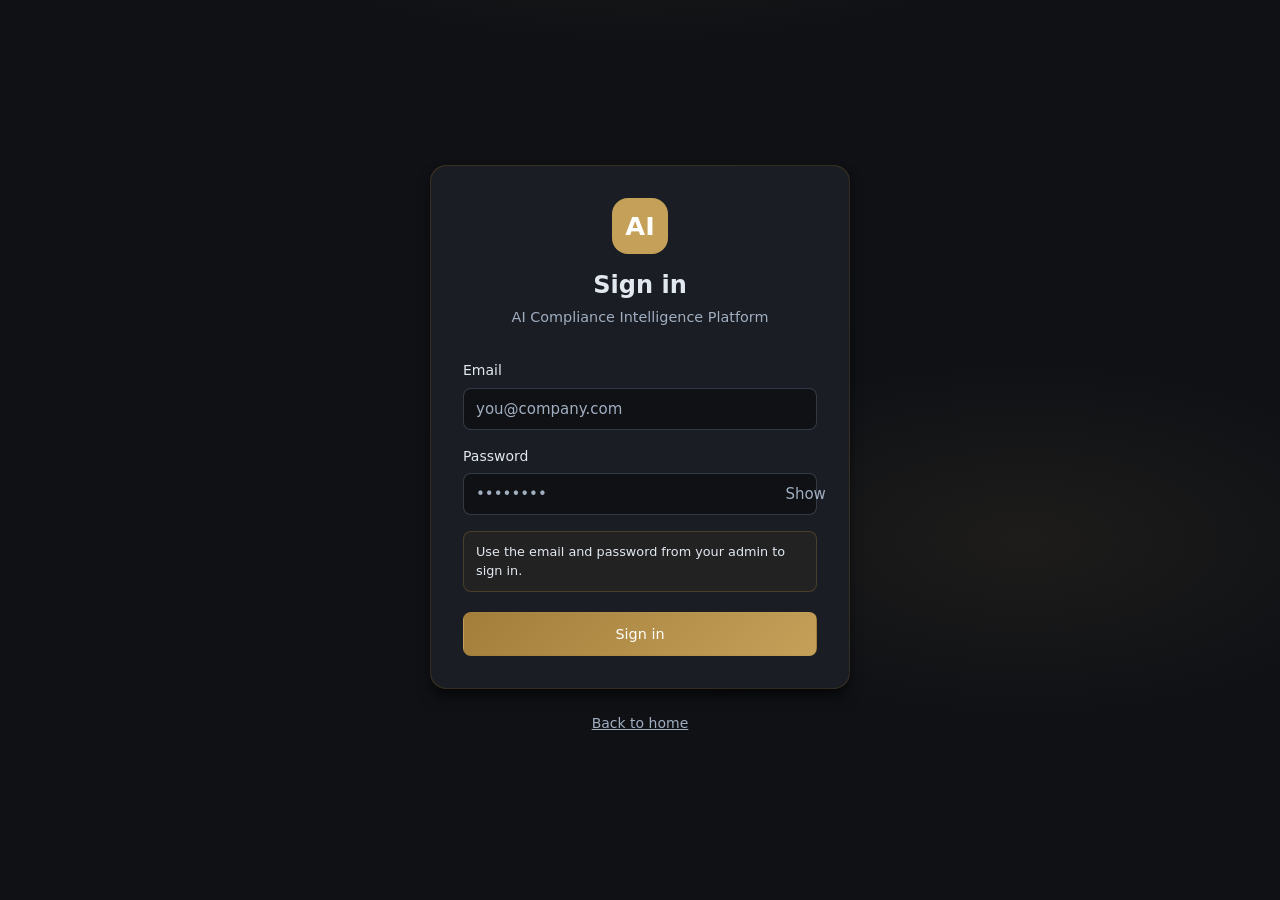
<file: frontend/violations.html>
<!DOCTYPE html>
<html lang="en" class="dark">
<head>
  <meta charset="UTF-8" />
  <meta name="viewport" content="width=device-width, initial-scale=1.0" />
  <title>Violations | AI Compliance Intelligence</title>
  <link rel="stylesheet" href="css/styles.css" />
  <script>
    // Apply the saved theme before the page is drawn (no flash of the wrong colors).
    try {
      if (localStorage.getItem("compliance-theme") === "light") {
        document.documentElement.classList.remove("dark");
      }
    } catch (error) {}
  </script>
</head>
<body>
  <div class="app-shell">
    <!-- The sidebar and the header are filled in by js/layout.js -->
    <aside class="sidebar" id="sidebar"></aside>

    <div class="main-wrap" id="main-wrap">
      <header class="topbar" id="topbar"></header>

      <main class="main-content">
        <div class="stack page-fade">
          <div>
            <h1 class="page-title">Violations</h1>
            <p class="page-subtitle">Track and manage compliance violations across your organization</p>
          </div>

          <!-- Small explanation, the same as the old page -->
          <div class="card accent">
            <div class="card-body">
              <h3 class="card-title">What are violations?</h3>
              <p class="card-desc" style="margin-top:.4rem">
                Violations are <strong>records in your connected company database</strong> that break the compliance
                rules extracted from your policy PDFs. Each row here is one violating record: it shows the
                <strong>policy rule</strong> (clause), <strong>severity</strong>, <strong>status</strong>
                (pending / approved / dismissed), <strong>evidence</strong> (the actual data that failed the rule),
                and an <strong>AI-generated explanation</strong> of why it violates. Connect your database in
                Settings, upload policy PDFs to create rules, then run a scan from the Dashboard.
              </p>
            </div>
          </div>

          <!-- Filters: search, severity, department and status -->
          <div class="filter-bar">
            <div class="search-wrap">
              <span class="search-icon">&#128269;</span>
              <input class="input" type="search" id="search-input" placeholder="Search violations..." />
            </div>
            <select class="select" id="severity-filter">
              <option value="all">All Severity</option>
              <option value="critical">Critical</option>
              <option value="high">High</option>
              <option value="medium">Medium</option>
            </select>
            <select class="select" id="department-filter">
              <option value="all">All Departments</option>
            </select>
            <select class="select" id="status-filter">
              <option value="all">All Status</option>
              <option value="pending">Pending</option>
              <option value="approved">Approved</option>
              <option value="dismissed">Dismissed</option>
              <option value="resolved">Resolved</option>
            </select>
          </div>

          <!-- Error box: shows the message from the backend when something goes wrong -->
          <div id="violations-error" class="alert alert-error hidden"></div>

          <!-- The table with the violations -->
          <div class="card">
            <div class="table-wrap">
              <table class="table">
                <thead>
                  <tr>
                    <th>Severity</th>
                    <th>Policy Clause</th>
                    <th>Record</th>
                    <th>Status</th>
                    <th>Discovered</th>
                    <th></th>
                  </tr>
                </thead>
                <tbody id="violations-body">
                  <tr><td colspan="6"><div class="loading-box"><span class="spinner"></span> Loading violations...</div></td></tr>
                </tbody>
              </table>
            </div>
          </div>
        </div>
      </main>
    </div>
  </div>

  <script src="js/config.js"></script>
  <script src="js/api.js"></script>
  <script src="js/auth.js"></script>
  <script src="js/layout.js"></script>
  <script src="js/violations.js"></script>
</body>
</html>
</file>
<file: frontend/css/styles.css>
/* styles.css
   All the styling of the new frontend lives in this one file.
   The colors are CSS variables. The dark theme is used when <html> has the class "dark".
   Light theme: warm paper background with deep gold accents.
   Dark theme: deep onyx background with muted gold accents. */

/* ---------- Colors and sizes ---------- */

:root {
  --background: #fdfcfb;
  --foreground: #1a202c;
  --card: #ffffff;
  --secondary: #2d3748;
  --muted: #edf2f7;
  --muted-foreground: #718096;
  --accent: rgba(163, 126, 59, 0.12);
  --destructive: #b91c1c;
  --success: #16a34a;
  --border: #e2e8f0;
  --primary: #a37e3b;
  --primary-foreground: #ffffff;
  --shadow-md: 0 4px 6px -1px rgba(26, 32, 44, 0.08), 0 2px 4px -1px rgba(26, 32, 44, 0.04);
  --shadow-lg: 0 10px 15px -3px rgba(26, 32, 44, 0.1), 0 4px 6px -2px rgba(26, 32, 44, 0.05);
  --radius: 0.5rem;
}

.dark {
  --background: #0f1115;
  --foreground: #e2e8f0;
  --card: #1a1d23;
  --secondary: #4a5568;
  --muted: rgba(74, 85, 104, 0.4);
  --muted-foreground: #a0aec0;
  --accent: rgba(197, 160, 89, 0.2);
  --destructive: #ef4444;
  --success: #22c55e;
  --border: rgba(74, 85, 104, 0.6);
  --primary: #c5a059;
  --primary-foreground: #0f1115;
  --shadow-md: 0 4px 6px -1px rgba(0, 0, 0, 0.4), 0 2px 4px -1px rgba(0, 0, 0, 0.3);
  --shadow-lg: 0 10px 15px -3px rgba(0, 0, 0, 0.5), 0 4px 6px -2px rgba(0, 0, 0, 0.4);
}

/* ---------- Basic reset ---------- */

* {
  box-sizing: border-box;
}

html {
  transition: background-color 200ms ease-in-out, color 200ms ease-in-out;
}

body {
  margin: 0;
  overflow-x: hidden;
  background-color: var(--background);
  color: var(--foreground);
  font-family: "Segoe UI", Tahoma, Geneva, Verdana, system-ui, -apple-system, sans-serif;
  font-size: 15px;
  line-height: 1.55;
  -webkit-font-smoothing: antialiased;
}

h1, h2, h3, h4 {
  margin: 0;
  line-height: 1.25;
}

p {
  margin: 0;
}

a {
  color: inherit;
  text-decoration: none;
}

input, select, textarea, button {
  font-family: inherit;
  font-size: inherit;
  color: var(--foreground);
}

/* ---------- Small helpers ---------- */

.text-muted {
  color: var(--muted-foreground);
}

.text-small {
  font-size: 0.85rem;
}

.text-danger {
  color: var(--destructive);
}

.text-success {
  color: var(--success);
}

.flex-between {
  display: flex;
  align-items: center;
  justify-content: space-between;
  gap: 1rem;
}

.flex-gap {
  display: flex;
  align-items: center;
  gap: 0.75rem;
}

.hidden {
  display: none !important;
}

/* ---------- Page fade in (simple CSS animation) ---------- */

@keyframes fadeIn {
  from { opacity: 0; transform: translateY(8px); }
  to   { opacity: 1; transform: translateY(0); }
}

@keyframes fadeInSoft {
  from { opacity: 0; }
  to   { opacity: 1; }
}

@keyframes spin {
  to { transform: rotate(360deg); }
}

@keyframes pulseSoft {
  0%, 100% { opacity: 1; }
  50%      { opacity: 0.55; }
}

.page-fade {
  animation: fadeIn 0.35s ease-out both;
}

.fade-soft {
  animation: fadeInSoft 0.3s ease-out both;
}

/* ---------- App layout: sidebar + header ---------- */

.app-shell {
  min-height: 100vh;
  background-color: var(--background);
}

.sidebar {
  position: fixed;
  top: 0;
  left: 0;
  z-index: 40;
  height: 100vh;
  width: 256px;
  display: flex;
  flex-direction: column;
  background-color: var(--background);
  border-right: 1px solid var(--border);
  transition: width 0.2s ease-in-out, transform 0.2s ease-in-out;
}

.sidebar.collapsed {
  width: 64px;
}

.sidebar-head {
  height: 64px;
  flex-shrink: 0;
  display: flex;
  align-items: center;
  gap: 0.75rem;
  padding: 0 1rem;
  border-bottom: 1px solid var(--border);
}

.logo-box {
  width: 36px;
  height: 36px;
  flex-shrink: 0;
  display: flex;
  align-items: center;
  justify-content: center;
  border-radius: 0.5rem;
  background-color: var(--primary);
  color: #ffffff;
  font-weight: 700;
}

.logo-title {
  font-size: 0.875rem;
  font-weight: 600;
  line-height: 1.1;
}

.logo-sub {
  font-size: 0.75rem;
  color: var(--muted-foreground);
  line-height: 1.1;
}

.sidebar-nav {
  flex: 1;
  overflow-y: auto;
  padding: 0.75rem;
}

.nav-link {
  position: relative;
  display: flex;
  align-items: center;
  gap: 0.75rem;
  padding: 0.6rem 0.75rem;
  margin-bottom: 0.25rem;
  border-radius: 0.5rem;
  font-size: 0.875rem;
  font-weight: 500;
  color: var(--muted-foreground);
  transition: background-color 0.15s ease, color 0.15s ease;
}

.nav-link:hover {
  background-color: var(--accent);
  color: var(--foreground);
}

.nav-link.active {
  background-color: rgba(163, 126, 59, 0.14);
  color: var(--primary);
}

.nav-link.active::before {
  content: "";
  position: absolute;
  left: 0;
  top: 50%;
  transform: translateY(-50%);
  width: 3px;
  height: 24px;
  border-radius: 0 3px 3px 0;
  background-color: var(--primary);
}

.nav-icon {
  width: 20px;
  height: 20px;
  flex-shrink: 0;
  text-align: center;
  line-height: 20px;
  font-size: 0.95rem;
}

.sidebar.collapsed .nav-label {
  display: none;
}

.sidebar.collapsed .nav-link {
  justify-content: center;
}

.sidebar-foot {
  flex-shrink: 0;
  padding: 0.75rem;
  border-top: 1px solid var(--border);
}

/* ---------- Header ---------- */

.topbar {
  position: sticky;
  top: 0;
  z-index: 30;
  height: 64px;
  display: flex;
  align-items: center;
  gap: 1rem;
  padding: 0 1.5rem;
  background-color: var(--background);
  border-bottom: 1px solid var(--border);
}

.search-form {
  position: relative;
  flex: 1;
  max-width: 28rem;
  min-width: 0;
}

.search-form input {
  width: 100%;
  min-width: 0;
  height: 40px;
  padding: 0 0.75rem 0 2.25rem;
  border: 1px solid var(--border);
  border-radius: 0.5rem;
  background-color: var(--background);
}

.search-form .search-icon {
  position: absolute;
  left: 0.75rem;
  top: 50%;
  transform: translateY(-50%);
  color: var(--muted-foreground);
  pointer-events: none;
}

.topbar-actions {
  display: flex;
  align-items: center;
  gap: 0.5rem;
}

.icon-btn {
  position: relative;
  width: 40px;
  height: 40px;
  display: flex;
  align-items: center;
  justify-content: center;
  border: none;
  border-radius: 0.5rem;
  background-color: transparent;
  color: var(--foreground);
  cursor: pointer;
  font-size: 1.05rem;
  transition: background-color 0.15s ease;
}

.icon-btn:hover {
  background-color: var(--accent);
}

.badge-dot {
  position: absolute;
  top: 4px;
  right: 4px;
  min-width: 16px;
  height: 16px;
  padding: 0 4px;
  border-radius: 999px;
  background-color: var(--destructive);
  color: #ffffff;
  font-size: 0.65rem;
  line-height: 16px;
  text-align: center;
}

/* ---------- Dropdown menus ---------- */

.dropdown {
  position: relative;
}

.menu-panel {
  position: absolute;
  right: 0;
  top: calc(100% + 8px);
  min-width: 200px;
  padding: 0.35rem;
  border: 1px solid var(--border);
  border-radius: 0.6rem;
  background-color: var(--card);
  box-shadow: var(--shadow-lg);
  z-index: 100;
  animation: fadeInSoft 0.15s ease-out both;
}

.menu-panel.notifications {
  width: 320px;
  padding: 0;
}

.menu-item {
  display: flex;
  align-items: center;
  gap: 0.5rem;
  width: 100%;
  padding: 0.5rem 0.6rem;
  border: none;
  border-radius: 0.4rem;
  background: none;
  color: var(--foreground);
  text-align: left;
  font-size: 0.875rem;
  cursor: pointer;
}

.menu-item:hover {
  background-color: var(--accent);
}

.menu-item.danger {
  color: var(--destructive);
}

.menu-separator {
  height: 1px;
  margin: 0.35rem 0;
  background-color: var(--border);
}

.menu-head {
  padding: 0.75rem 1rem;
  border-bottom: 1px solid var(--border);
}

.menu-head h3 {
  font-size: 0.9rem;
}

.notification-item {
  display: flex;
  gap: 0.75rem;
  width: 100%;
  padding: 0.6rem 0.85rem;
  border: none;
  background: none;
  text-align: left;
  cursor: pointer;
}

.notification-item:hover {
  background-color: var(--accent);
}

.notification-item.unread {
  background-color: var(--accent);
}

.notification-list {
  max-height: 280px;
  overflow-y: auto;
}

/* ---------- Main area ---------- */

.main-wrap {
  margin-left: 256px;
  min-width: 0;
  transition: margin-left 0.2s ease-in-out;
}

.main-wrap.sidebar-collapsed {
  margin-left: 64px;
}

.main-content {
  padding: 1.5rem;
}

.page-title {
  font-size: 1.75rem;
  font-weight: 700;
  letter-spacing: -0.02em;
}

.page-subtitle {
  margin-top: 0.25rem;
  color: var(--muted-foreground);
}

/* ---------- Cards ---------- */

.card {
  border: 1px solid var(--border);
  border-radius: var(--radius);
  background-color: var(--card);
  box-shadow: var(--shadow-md);
  overflow: hidden;
}

.card-header {
  padding: 1.25rem 1.25rem 0.5rem;
}

.card-title {
  font-size: 1rem;
  font-weight: 600;
}

.card-desc {
  margin-top: 0.25rem;
  font-size: 0.875rem;
  color: var(--muted-foreground);
}

.card-body {
  padding: 1.25rem;
}

.card-header-row {
  display: flex;
  align-items: flex-start;
  justify-content: space-between;
  gap: 1rem;
}

.card.accent {
  border-color: rgba(163, 126, 59, 0.35);
  background-color: rgba(163, 126, 59, 0.06);
}

/* ---------- Grids ---------- */

.grid {
  display: grid;
  gap: 1rem;
}

.grid-2 { grid-template-columns: repeat(2, minmax(0, 1fr)); }
.grid-3 { grid-template-columns: repeat(3, minmax(0, 1fr)); }
.grid-4 { grid-template-columns: repeat(4, minmax(0, 1fr)); }

.grid-sidebar {
  display: grid;
  gap: 1.5rem;
  grid-template-columns: minmax(0, 2fr) minmax(0, 1fr);
}

.stack {
  display: flex;
  flex-direction: column;
  gap: 1.5rem;
}

/* ---------- KPI cards ---------- */

.kpi-card {
  padding: 1.5rem;
  border: 1px solid var(--border);
  border-radius: var(--radius);
  background-color: var(--card);
  box-shadow: var(--shadow-md);
  transition: transform 0.2s ease, box-shadow 0.2s ease;
}

.kpi-card:hover {
  transform: translateY(-2px);
  box-shadow: var(--shadow-lg);
}

.kpi-title {
  font-size: 0.875rem;
  font-weight: 500;
  color: var(--muted-foreground);
  margin-bottom: 0.5rem;
}

.kpi-value {
  font-size: 1.875rem;
  font-weight: 600;
  letter-spacing: -0.02em;
}

.kpi-value.gradient {
  background: linear-gradient(to right, #b45309, #ca8a04);
  -webkit-background-clip: text;
  background-clip: text;
  color: transparent;
}

.dark .kpi-value.gradient {
  background: linear-gradient(to right, #fbbf24, #f59e0b);
  -webkit-background-clip: text;
  background-clip: text;
  color: transparent;
}

.kpi-icon {
  width: 44px;
  height: 44px;
  display: flex;
  align-items: center;
  justify-content: center;
  border-radius: 0.5rem;
  background-color: var(--muted);
  color: var(--muted-foreground);
  font-size: 1.2rem;
}

.kpi-icon.gold {
  background-color: rgba(163, 126, 59, 0.18);
  color: var(--primary);
}

/* ---------- Buttons ---------- */

.btn {
  display: inline-flex;
  align-items: center;
  justify-content: center;
  gap: 0.45rem;
  height: 40px;
  padding: 0 1rem;
  border: 1px solid transparent;
  border-radius: 0.5rem;
  background-color: var(--secondary);
  color: #ffffff;
  font-size: 0.9rem;
  font-weight: 500;
  cursor: pointer;
  transition: opacity 0.15s ease, background-color 0.15s ease, transform 0.1s ease;
}

.btn:hover {
  opacity: 0.92;
}

.btn:active {
  transform: scale(0.99);
}

.btn:disabled {
  opacity: 0.55;
  cursor: not-allowed;
}

.btn-primary {
  background-color: var(--primary);
  color: var(--primary-foreground);
}

.btn-gradient {
  width: 100%;
  height: 44px;
  background: linear-gradient(135deg, #a37e3b, #c5a059);
  color: #ffffff;
}

.btn-outline {
  background-color: transparent;
  border-color: var(--border);
  color: var(--foreground);
}

.btn-ghost {
  background-color: transparent;
  color: var(--foreground);
}

.btn-ghost:hover {
  background-color: var(--accent);
}

.btn-danger {
  background-color: var(--destructive);
  color: #ffffff;
}

.btn-sm {
  height: 32px;
  padding: 0 0.7rem;
  font-size: 0.8rem;
}

.btn-block {
  width: 100%;
}

/* ---------- Forms ---------- */

.field {
  margin-bottom: 1rem;
}

.field label {
  display: block;
  margin-bottom: 0.35rem;
  font-size: 0.875rem;
  font-weight: 500;
}

.input,
.select,
.textarea {
  width: 100%;
  height: 42px;
  padding: 0 0.75rem;
  border: 1px solid var(--border);
  border-radius: 0.5rem;
  background-color: var(--background);
  outline: none;
  transition: border-color 0.15s ease, box-shadow 0.15s ease;
}

.textarea {
  height: auto;
  min-height: 90px;
  padding: 0.6rem 0.75rem;
  resize: vertical;
}

.input:focus,
.select:focus,
.textarea:focus {
  border-color: var(--primary);
  box-shadow: 0 0 0 3px rgba(163, 126, 59, 0.25);
}

.input::placeholder,
.textarea::placeholder {
  color: var(--muted-foreground);
}

.password-wrap {
  position: relative;
}

.password-wrap .input {
  padding-right: 2.75rem;
}

.password-toggle {
  position: absolute;
  right: 0.35rem;
  top: 50%;
  transform: translateY(-50%);
  width: 32px;
  height: 32px;
  border: none;
  border-radius: 0.4rem;
  background: none;
  color: var(--muted-foreground);
  cursor: pointer;
}

.password-toggle:hover {
  background-color: var(--muted);
  color: var(--foreground);
}

/* ---------- Badges ---------- */

.badge {
  display: inline-block;
  padding: 0.15rem 0.55rem;
  border-radius: 999px;
  font-size: 0.75rem;
  font-weight: 500;
  border: 1px solid transparent;
}

.badge-default {
  background-color: var(--muted);
  color: var(--foreground);
}

.badge-critical {
  background-color: rgba(185, 28, 28, 0.14);
  color: var(--destructive);
}

.badge-warning {
  background-color: rgba(245, 158, 11, 0.18);
  color: #b45309;
}

.dark .badge-warning {
  color: #fbbf24;
}

.badge-success {
  background-color: rgba(34, 197, 94, 0.16);
  color: var(--success);
}

.badge-info {
  background-color: rgba(163, 126, 59, 0.16);
  color: var(--primary);
}

/* ---------- Messages, loading, empty states ---------- */

.alert {
  padding: 0.75rem 1rem;
  border: 1px solid var(--border);
  border-radius: 0.5rem;
  font-size: 0.9rem;
}

.alert-error {
  border-color: rgba(185, 28, 28, 0.5);
  background-color: rgba(185, 28, 28, 0.1);
  color: var(--destructive);
}

.alert-success {
  border-color: rgba(34, 197, 94, 0.45);
  background-color: rgba(34, 197, 94, 0.1);
  color: var(--success);
}

.alert-info {
  border-color: rgba(163, 126, 59, 0.4);
  background-color: rgba(163, 126, 59, 0.08);
}

.loading-box {
  display: flex;
  align-items: center;
  gap: 0.6rem;
  padding: 1.5rem;
  justify-content: center;
  color: var(--muted-foreground);
}

.spinner {
  width: 20px;
  height: 20px;
  border: 2px solid var(--primary);
  border-top-color: transparent;
  border-radius: 50%;
  animation: spin 0.7s linear infinite;
}

.empty-state {
  display: flex;
  flex-direction: column;
  align-items: center;
  justify-content: center;
  gap: 0.4rem;
  min-height: 120px;
  padding: 1.5rem;
  border: 1px dashed var(--border);
  border-radius: 0.5rem;
  background-color: var(--muted);
  color: var(--muted-foreground);
  font-size: 0.875rem;
  text-align: center;
}

.skeleton {
  height: 100%;
  min-height: 120px;
  border-radius: 0.5rem;
  background-color: var(--muted);
  animation: pulseSoft 1.6s ease-in-out infinite;
}

/* ---------- Tables ---------- */

.table-wrap {
  overflow-x: auto;
}

.table {
  width: 100%;
  border-collapse: collapse;
  font-size: 0.875rem;
}

.table th,
.table td {
  padding: 0.7rem 0.75rem;
  text-align: left;
  border-bottom: 1px solid var(--border);
  vertical-align: top;
}

.table th {
  font-weight: 600;
  color: var(--muted-foreground);
  font-size: 0.8rem;
  text-transform: uppercase;
  letter-spacing: 0.03em;
}

.table tbody tr:hover {
  background-color: var(--accent);
}

/* ---------- Dashboard extras ---------- */

.compliance-ring {
  position: relative;
  display: inline-flex;
  align-items: center;
  justify-content: center;
}

.compliance-ring svg {
  transform: rotate(-90deg);
}

.compliance-ring .ring-text {
  position: absolute;
  font-size: 0.875rem;
  font-weight: 500;
}

.risk-row {
  margin-bottom: 0.85rem;
}

.risk-bar {
  height: 8px;
  border-radius: 999px;
  background-color: var(--muted);
  overflow: hidden;
}

.risk-bar span {
  display: block;
  height: 100%;
  border-radius: 999px;
  transition: width 0.8s ease;
}

.violation-row {
  display: flex;
  align-items: flex-start;
  gap: 0.75rem;
  padding: 0.75rem;
  border-radius: 0.5rem;
  transition: background-color 0.15s ease;
}

.violation-row:hover {
  background-color: var(--accent);
}

.violation-icon {
  width: 32px;
  height: 32px;
  flex-shrink: 0;
  display: flex;
  align-items: center;
  justify-content: center;
  border-radius: 999px;
  background-color: rgba(185, 28, 28, 0.12);
  color: var(--destructive);
}

.violation-text {
  flex: 1;
  min-width: 0;
}

.violation-text .title {
  font-size: 0.875rem;
  font-weight: 500;
  overflow: hidden;
  text-overflow: ellipsis;
  white-space: nowrap;
}

/* ---------- Toast message ---------- */

.toast {
  position: fixed;
  right: 1.25rem;
  bottom: 1.25rem;
  z-index: 200;
  padding: 0.75rem 1rem;
  border: 1px solid var(--border);
  border-radius: 0.5rem;
  background-color: var(--card);
  box-shadow: var(--shadow-lg);
  font-size: 0.9rem;
  animation: fadeIn 0.25s ease-out both;
}

/* ---------- Login page ---------- */

.login-page {
  position: relative;
  min-height: 100vh;
  display: flex;
  align-items: center;
  justify-content: center;
  padding: 3rem 1rem;
  overflow: hidden;
}

.login-glow {
  position: absolute;
  inset: 0;
  z-index: -1;
  background:
    radial-gradient(ellipse 80% 50% at 50% -20%, rgba(163, 126, 59, 0.16), transparent 50%),
    radial-gradient(ellipse 60% 40% at 80% 60%, rgba(197, 160, 89, 0.08), transparent 50%);
}

.login-inner {
  width: 100%;
  display: flex;
  flex-direction: column;
  align-items: center;
}

.login-box {
  width: 100%;
  max-width: 420px;
  padding: 1px;
  border-radius: 1rem;
  background: linear-gradient(135deg, rgba(163, 126, 59, 0.28), rgba(197, 160, 89, 0.18));
  box-shadow: var(--shadow-lg);
  animation: fadeIn 0.35s ease-out both;
}

.login-card {
  padding: 2rem;
  border-radius: 1rem;
  background-color: var(--card);
}

.login-logo {
  width: 56px;
  height: 56px;
  margin: 0 auto 1rem;
  display: flex;
  align-items: center;
  justify-content: center;
  border-radius: 1rem;
  background-color: var(--primary);
  color: #ffffff;
  font-size: 1.6rem;
  font-weight: 700;
}

.login-title {
  font-size: 1.5rem;
  font-weight: 700;
  text-align: center;
}

.login-subtitle {
  margin-top: 0.35rem;
  text-align: center;
  color: var(--muted-foreground);
  font-size: 0.9rem;
}

.login-hint {
  padding: 0.6rem 0.75rem;
  border: 1px solid rgba(163, 126, 59, 0.3);
  border-radius: 0.5rem;
  background-color: rgba(163, 126, 59, 0.06);
  font-size: 0.8rem;
}

.login-foot {
  margin-top: 1.5rem;
  text-align: center;
  font-size: 0.875rem;
  color: var(--muted-foreground);
}

.login-foot a {
  text-decoration: underline;
}

.login-foot a:hover {
  color: var(--foreground);
}

/* ---------- Filters, progress, dialogs and page helpers ---------- */

.filter-bar {
  display: flex;
  flex-wrap: wrap;
  gap: 0.75rem;
  align-items: center;
}

.filter-bar .search-wrap {
  position: relative;
  flex: 1;
  min-width: 220px;
}

.filter-bar .search-wrap input {
  padding-left: 2.25rem;
}

.filter-bar .search-wrap .search-icon {
  position: absolute;
  left: 0.75rem;
  top: 50%;
  transform: translateY(-50%);
  color: var(--muted-foreground);
  pointer-events: none;
}

.filter-bar .select {
  width: auto;
  min-width: 150px;
}

.progress {
  height: 8px;
  border-radius: 999px;
  background-color: var(--muted);
  overflow: hidden;
}

.progress span {
  display: block;
  height: 100%;
  border-radius: 999px;
  background-color: var(--primary);
  transition: width 0.3s ease;
}

.dropzone {
  position: relative;
  display: flex;
  flex-direction: column;
  align-items: center;
  justify-content: center;
  gap: 1rem;
  min-height: 280px;
  padding: 1.5rem;
  border: 2px dashed var(--border);
  border-radius: 0.75rem;
  text-align: center;
  cursor: pointer;
  transition: background-color 0.25s ease, border-color 0.25s ease, transform 0.25s ease;
}

.dropzone:hover {
  border-color: var(--primary);
  background-color: var(--accent);
}

.dropzone.dragging {
  border-color: var(--primary);
  background-color: rgba(163, 126, 59, 0.08);
  transform: scale(1.01);
}

.dropzone.busy {
  cursor: wait;
  border-color: var(--primary);
  background-color: var(--accent);
}

.dropzone-icon {
  width: 72px;
  height: 72px;
  display: flex;
  align-items: center;
  justify-content: center;
  border-radius: 999px;
  background-color: rgba(163, 126, 59, 0.12);
  color: var(--primary);
  font-size: 2rem;
}

/* Coloured left border for severity (critical, high, medium) */
.sev-critical {
  border-left: 4px solid #ef4444;
  background-color: rgba(239, 68, 68, 0.05);
}

.sev-high {
  border-left: 4px solid #f59e0b;
  background-color: rgba(245, 158, 11, 0.05);
}

.sev-medium {
  border-left: 4px solid #3b82f6;
  background-color: rgba(59, 130, 246, 0.05);
}

.expand-row {
  border-top: 1px solid var(--border);
  background-color: var(--muted);
  padding: 1rem 1.5rem;
  animation: fadeIn 0.2s ease-out both;
}

.detail-grid {
  display: grid;
  gap: 1rem;
  grid-template-columns: repeat(2, minmax(0, 1fr));
}

.box {
  border: 1px solid var(--border);
  border-radius: 0.5rem;
  padding: 1rem;
  background-color: var(--background);
}

.box.ai {
  border-color: rgba(163, 126, 59, 0.35);
  background-color: rgba(163, 126, 59, 0.06);
}

.box.good {
  border-color: rgba(34, 197, 94, 0.3);
  background-color: rgba(34, 197, 94, 0.06);
}

.box-title {
  font-size: 0.875rem;
  font-weight: 500;
  color: var(--muted-foreground);
  margin-bottom: 0.35rem;
}

.modal-backdrop {
  position: fixed;
  inset: 0;
  z-index: 120;
  display: flex;
  align-items: center;
  justify-content: center;
  padding: 1rem;
  background-color: rgba(15, 17, 21, 0.55);
  animation: fadeInSoft 0.15s ease-out both;
}

.modal {
  width: 100%;
  max-width: 520px;
  max-height: 90vh;
  overflow-y: auto;
  background-color: var(--card);
  border: 1px solid var(--border);
  border-radius: 0.75rem;
  box-shadow: var(--shadow-lg);
}

.modal-head {
  padding: 1.25rem 1.25rem 0.5rem;
}

.modal-body {
  padding: 1rem 1.25rem;
}

.modal-foot {
  display: flex;
  justify-content: flex-end;
  gap: 0.5rem;
  padding: 1rem 1.25rem 1.25rem;
}

.timeline {
  display: flex;
  flex-direction: column;
  gap: 1rem;
}

.timeline-item {
  border-left: 2px solid var(--border);
  padding-left: 1rem;
}

.review-layout {
  display: grid;
  gap: 1.5rem;
  grid-template-columns: minmax(0, 2fr) minmax(0, 1fr);
}

.list-item {
  width: 100%;
  text-align: left;
  border: none;
  background: none;
  padding: 0.75rem 1rem;
  border-radius: 0.5rem;
  color: inherit;
  cursor: pointer;
}

.list-item:hover {
  background-color: var(--accent);
}

.list-item.active {
  background-color: rgba(163, 126, 59, 0.15);
  color: var(--primary);
}

.rule-head {
  display: flex;
  align-items: flex-start;
  gap: 1rem;
  width: 100%;
  padding: 1.5rem;
  text-align: left;
  border: none;
  background: none;
  color: inherit;
  cursor: pointer;
}

.rule-icon {
  width: 40px;
  height: 40px;
  flex-shrink: 0;
  display: flex;
  align-items: center;
  justify-content: center;
  border-radius: 0.5rem;
  background-color: rgba(163, 126, 59, 0.12);
  color: var(--primary);
}

.coming-soon {
  text-align: center;
  padding: 3rem 1rem;
}

@media (max-width: 1000px) {
  .review-layout {
    grid-template-columns: minmax(0, 1fr);
  }
}

@media (max-width: 720px) {
  .detail-grid {
    grid-template-columns: minmax(0, 1fr);
  }

  .filter-bar .select {
    flex: 1;
  }
}

/* ---------- Landing page ---------- */

.landing-glow {
  position: fixed;
  inset: 0;
  z-index: -1;
  background:
    radial-gradient(ellipse 80% 50% at 50% -20%, rgba(163, 126, 59, 0.18), transparent),
    radial-gradient(ellipse 60% 40% at 80% 60%, rgba(163, 126, 59, 0.12), transparent);
}

.dark .landing-glow {
  background:
    radial-gradient(ellipse 80% 50% at 50% -20%, rgba(197, 160, 89, 0.25), transparent),
    radial-gradient(ellipse 60% 40% at 80% 60%, rgba(197, 160, 89, 0.1), transparent);
}

.gradient-text {
  background: linear-gradient(to right, #b45309, #ca8a04);
  -webkit-background-clip: text;
  background-clip: text;
  color: transparent;
}

.dark .gradient-text {
  background: linear-gradient(to right, #fbbf24, #f59e0b);
  -webkit-background-clip: text;
  background-clip: text;
  color: transparent;
}

.landing-header {
  position: sticky;
  top: 0;
  z-index: 50;
  border-bottom: 1px solid var(--border);
  background-color: var(--background);
}

.landing-header-inner,
.landing-section,
.landing-footer {
  max-width: 72rem;
  margin: 0 auto;
  padding-left: 1.5rem;
  padding-right: 1.5rem;
}

.landing-header-inner {
  height: 64px;
  display: flex;
  align-items: center;
  justify-content: space-between;
}

.landing-brand {
  display: flex;
  align-items: center;
  gap: 0.5rem;
  font-weight: 600;
}

.landing-nav {
  display: flex;
  align-items: center;
  gap: 1rem;
  font-size: 0.9rem;
}

.landing-hero {
  padding: 5rem 1.5rem 6rem;
  text-align: center;
}

.landing-hero h1 {
  max-width: 48rem;
  margin: 0 auto;
  font-size: 2.6rem;
  font-weight: 700;
  letter-spacing: -0.02em;
  line-height: 1.15;
}

.landing-hero p {
  max-width: 42rem;
  margin: 1.5rem auto 0;
  font-size: 1.1rem;
  color: var(--muted-foreground);
}

.landing-buttons {
  display: flex;
  flex-wrap: wrap;
  justify-content: center;
  gap: 1rem;
  margin-top: 2.5rem;
}

.landing-section {
  padding-top: 5rem;
  padding-bottom: 5rem;
}

.landing-section.tinted {
  background-color: var(--muted);
}

.landing-section h2 {
  text-align: center;
  font-size: 1.9rem;
  font-weight: 700;
}

.landing-section > p {
  max-width: 42rem;
  margin: 0.75rem auto 0;
  text-align: center;
  color: var(--muted-foreground);
}

.feature-grid {
  display: grid;
  gap: 1.5rem;
  margin-top: 3rem;
  grid-template-columns: repeat(3, minmax(0, 1fr));
}

.feature-card {
  padding: 1.5rem;
  border: 1px solid var(--border);
  border-radius: 0.75rem;
  background-color: var(--card);
  transition: transform 0.2s ease;
}

.feature-card:hover {
  transform: translateY(-3px);
}

.feature-icon {
  width: 48px;
  height: 48px;
  display: flex;
  align-items: center;
  justify-content: center;
  border-radius: 0.6rem;
  background-color: rgba(163, 126, 59, 0.14);
  color: var(--primary);
}

.steps {
  max-width: 48rem;
  margin: 3rem auto 0;
  display: flex;
  flex-direction: column;
  gap: 2rem;
}

.step {
  display: flex;
  gap: 1.25rem;
}

.step-number {
  width: 40px;
  height: 40px;
  flex-shrink: 0;
  display: flex;
  align-items: center;
  justify-content: center;
  border-radius: 999px;
  background-color: var(--primary);
  color: var(--primary-foreground);
  font-weight: 700;
}

.landing-footer {
  padding-top: 3rem;
  padding-bottom: 3rem;
  text-align: center;
  color: var(--muted-foreground);
  font-size: 0.9rem;
}

.landing-footer a {
  text-decoration: underline;
}

/* ---------- Responsive: laptop and phone ---------- */

@media (max-width: 1100px) {
  .grid-4 {
    grid-template-columns: repeat(2, minmax(0, 1fr));
  }
}

@media (max-width: 900px) {
  .grid-3 {
    grid-template-columns: repeat(2, minmax(0, 1fr));
  }

  .grid-sidebar {
    grid-template-columns: minmax(0, 1fr);
  }
}

@media (max-width: 720px) {
  /* The sidebar slides away and the header button opens it as a drawer. */
  .sidebar {
    transform: translateX(-100%);
    width: 256px;
  }

  .sidebar.open {
    transform: translateX(0);
    box-shadow: var(--shadow-lg);
  }

  .sidebar.collapsed {
    width: 256px;
  }

  .sidebar.collapsed .nav-label {
    display: inline;
  }

  .sidebar.collapsed .nav-link {
    justify-content: flex-start;
  }

  .main-wrap,
  .main-wrap.sidebar-collapsed {
    margin-left: 0;
  }

  .topbar {
    padding: 0 0.75rem;
    gap: 0.5rem;
  }

  .main-content {
    padding: 1rem;
  }

  .grid-2,
  .grid-3,
  .grid-4 {
    grid-template-columns: minmax(0, 1fr);
  }

  .feature-grid {
    grid-template-columns: minmax(0, 1fr);
  }

  .landing-hero h1 {
    font-size: 1.9rem;
  }

  .landing-nav a:not(.btn) {
    display: none;
  }

  .page-title {
    font-size: 1.4rem;
  }

  .hide-on-phone {
    display: none !important;
  }
}
</file>
